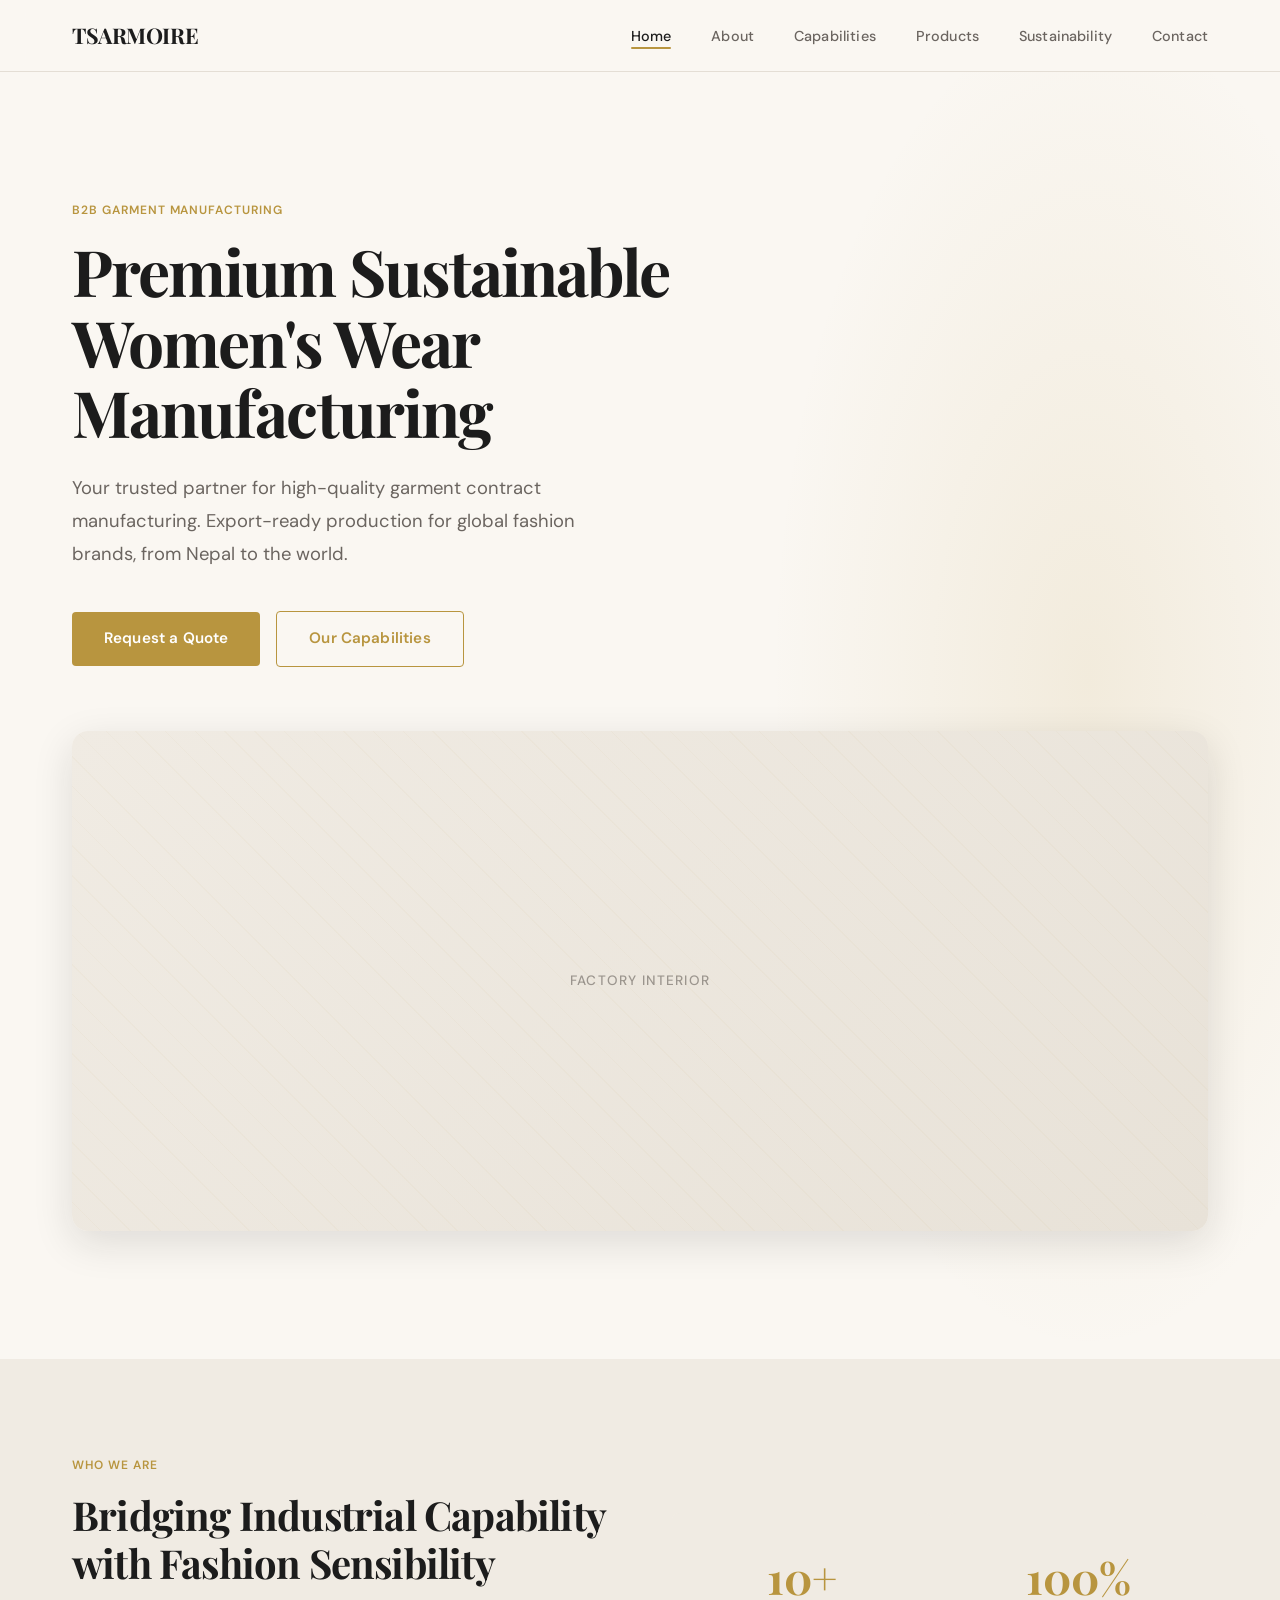
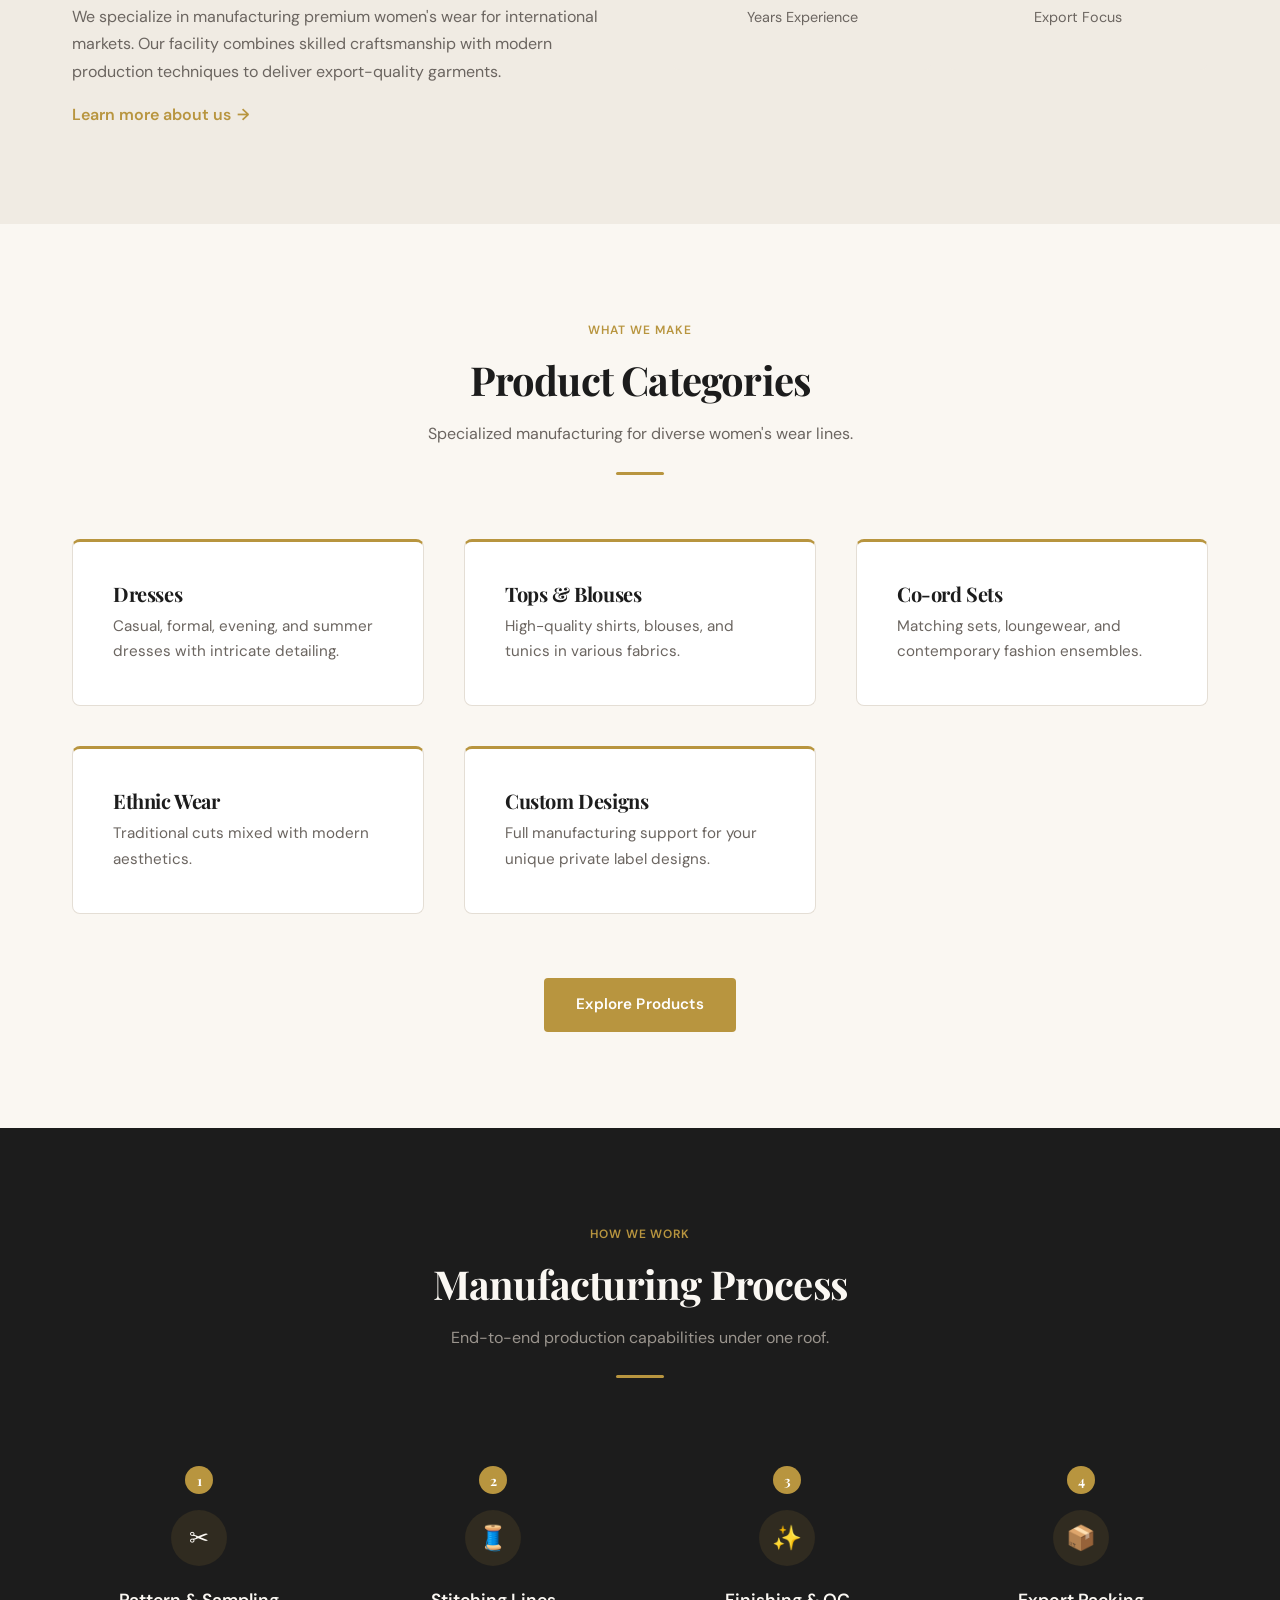
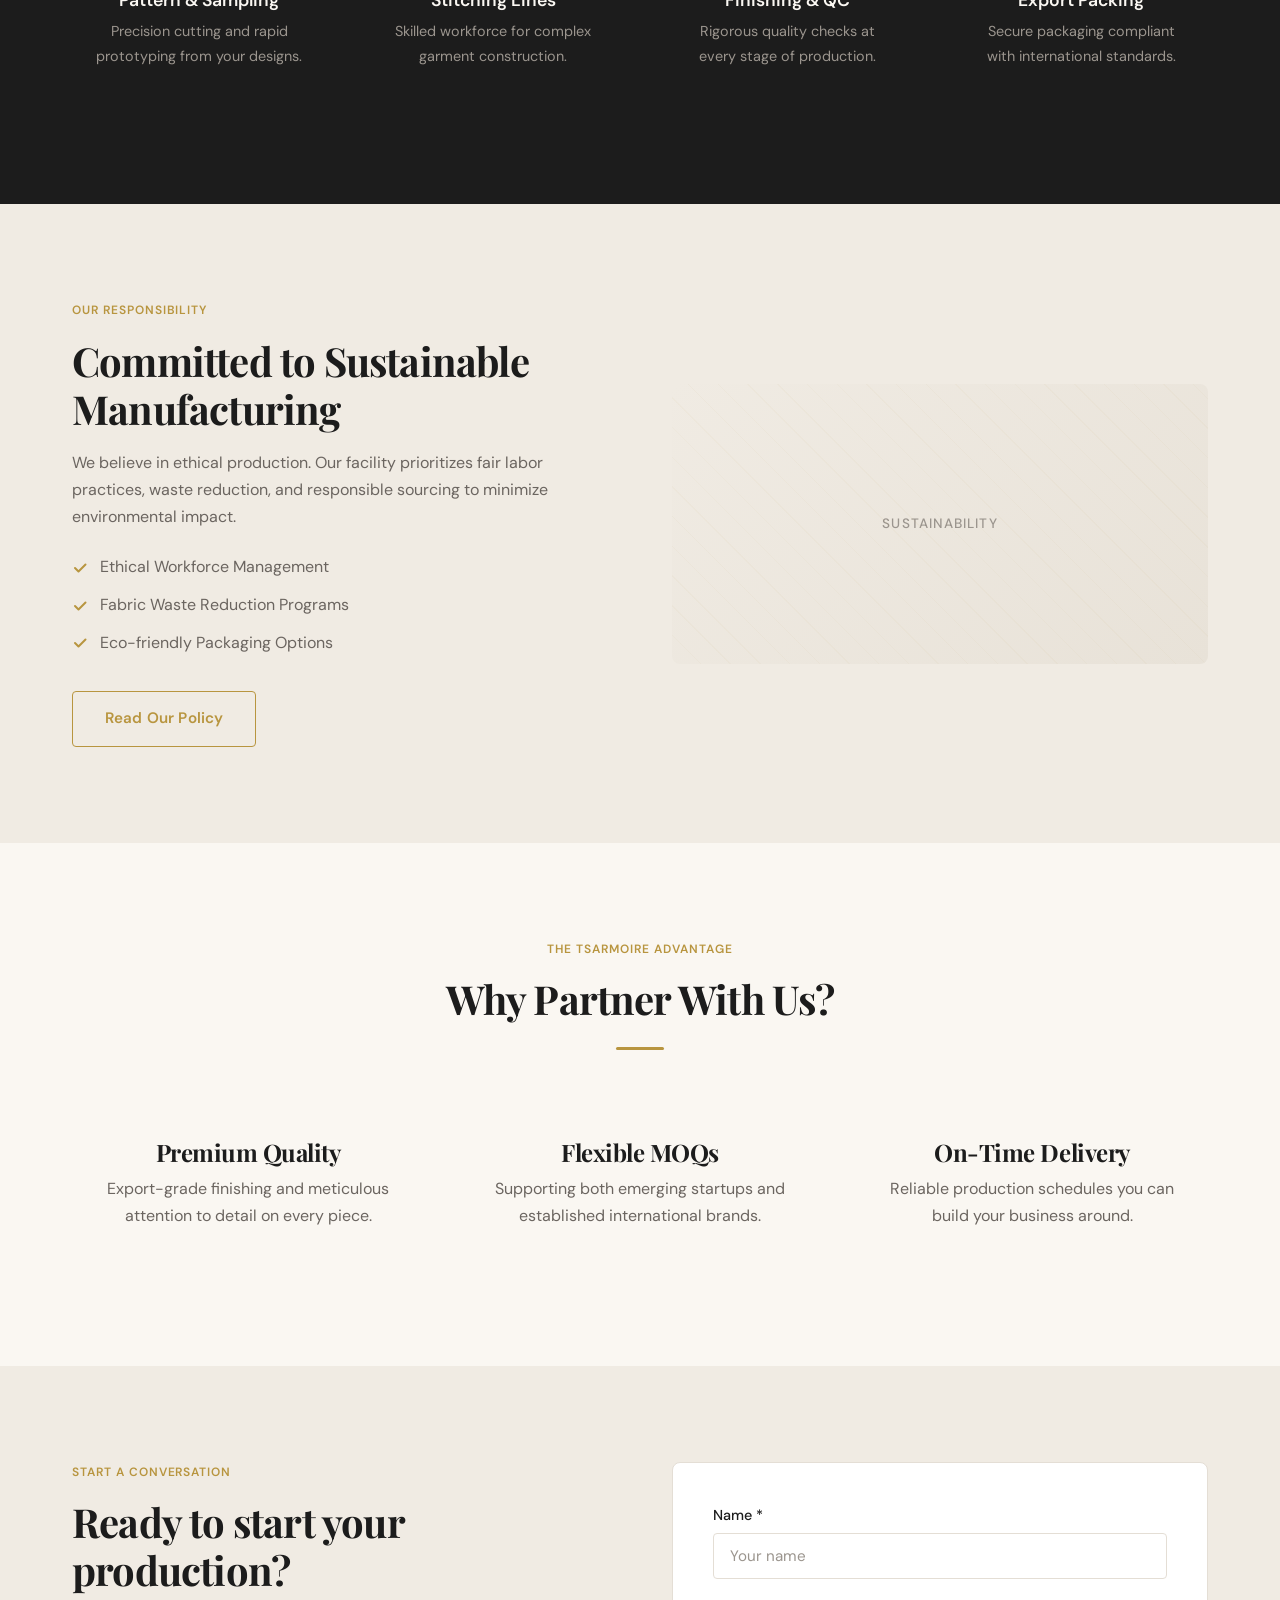
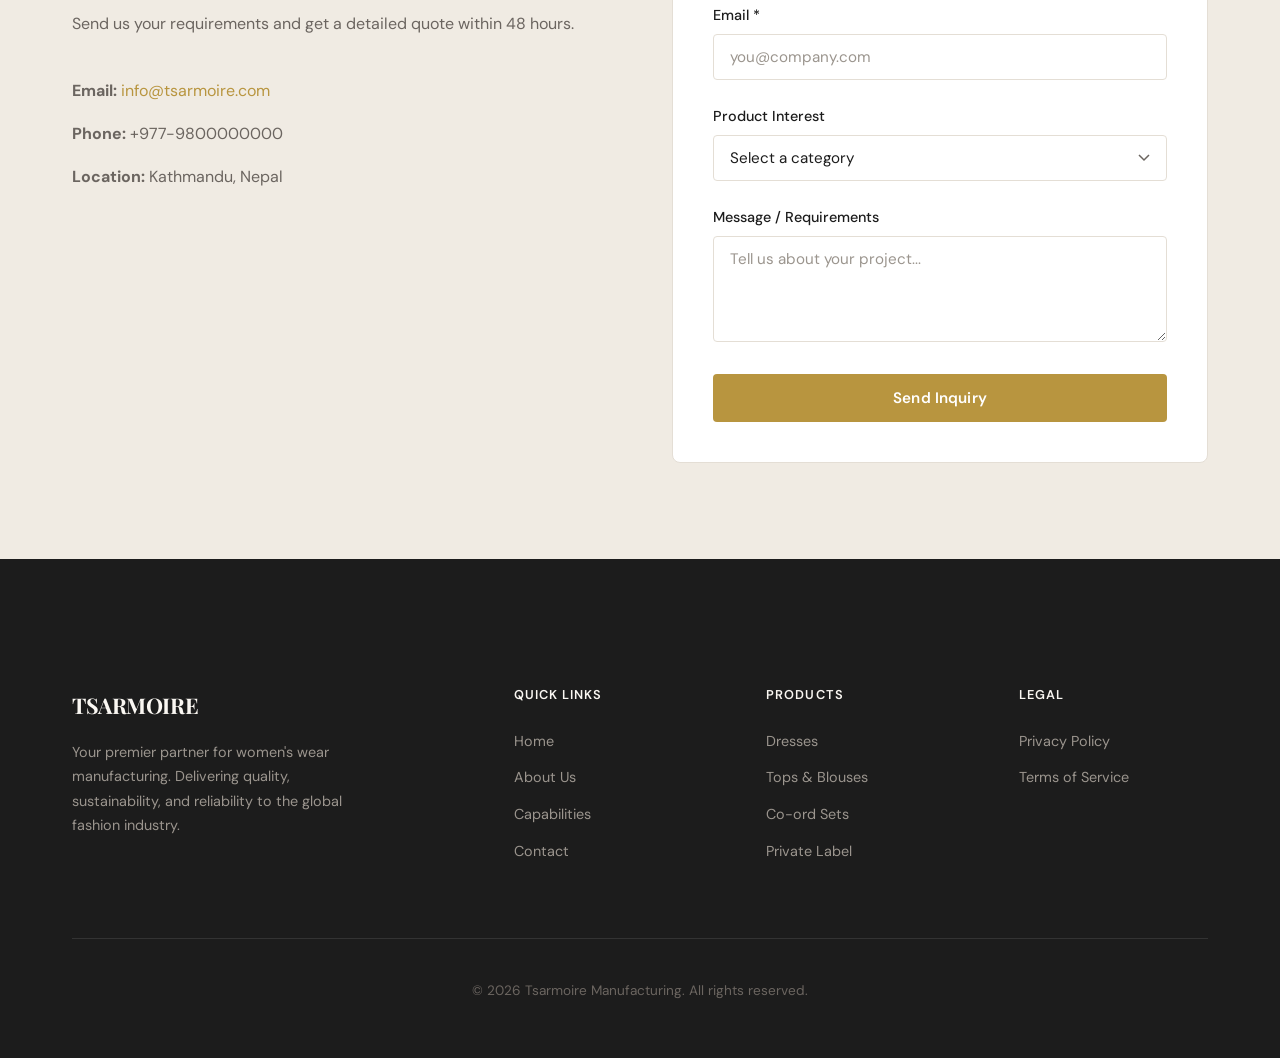
<file: index.html>
<!DOCTYPE html>
<html lang="en">

<head>
    <meta charset="UTF-8">
    <meta name="viewport" content="width=device-width, initial-scale=1.0">
    <meta name="description"
        content="Tsarmoire Manufacturing - Premium sustainable women's wear contract manufacturing from Nepal. Export-ready B2B garment production for global fashion brands.">
    <meta name="keywords" content="garment manufacturing, women's wear, B2B, contract manufacturing, Nepal, sustainable fashion, private label">
    <meta property="og:title" content="Tsarmoire Manufacturing | Premium Women Wear">
    <meta property="og:description" content="Your trusted B2B partner for high-quality women's garment contract manufacturing. Export-ready production from Nepal.">
    <meta property="og:type" content="website">
    <meta property="og:url" content="https://tsarmoiremanufacturing.com.np">
    <meta name="twitter:card" content="summary_large_image">
    <link rel="canonical" href="https://tsarmoiremanufacturing.com.np/">
    <title>Tsarmoire Manufacturing | Premium Women Wear</title>
    <!-- Fonts -->
    <link rel="preconnect" href="https://fonts.googleapis.com">
    <link rel="preconnect" href="https://fonts.gstatic.com" crossorigin>
    <link href="https://fonts.googleapis.com/css2?family=DM+Sans:wght@400;500;600;700&family=Playfair+Display:wght@400;600;700&display=swap" rel="stylesheet">
    <!-- Styles -->
    <link rel="stylesheet" href="assets/css/styles.css">
</head>

<body>

    <a href="#main" class="skip-link">Skip to main content</a>

    <!-- Header -->
    <header role="banner">
        <div class="container nav-container">
            <a href="index.html" class="logo">Tsarmoire</a>
            <button class="hamburger" aria-label="Toggle navigation menu" aria-expanded="false">
                <span class="bar"></span>
                <span class="bar"></span>
                <span class="bar"></span>
            </button>
            <nav aria-label="Primary navigation">
                <ul class="nav-links">
                    <li><a href="index.html" class="active">Home</a></li>
                    <li><a href="about.html">About</a></li>
                    <li><a href="capabilities.html">Capabilities</a></li>
                    <li><a href="products.html">Products</a></li>
                    <li><a href="sustainability.html">Sustainability</a></li>
                    <li><a href="contact.html">Contact</a></li>
                </ul>
            </nav>
        </div>
    </header>

    <main id="main">

        <!-- Hero Section -->
        <section class="hero">
            <div class="container">
                <div class="hero-content">
                    <span class="label-text">B2B Garment Manufacturing</span>
                    <h1>Premium Sustainable Women's Wear Manufacturing</h1>
                    <p>Your trusted partner for high-quality garment contract manufacturing. Export-ready production for global fashion brands, from Nepal to the world.</p>
                    <div class="cta-group">
                        <a href="contact.html" class="btn btn-primary">Request a Quote</a>
                        <a href="capabilities.html" class="btn btn-outline">Our Capabilities</a>
                    </div>
                </div>
                <div class="hero-image">
                    <div class="img-placeholder img-placeholder-tall" role="img" aria-label="Interior view of Tsarmoire garment manufacturing facility">
                        Factory Interior
                    </div>
                </div>
            </div>
        </section>

        <!-- About Snapshot -->
        <section class="section-cream" aria-labelledby="about-heading">
            <div class="container">
                <div class="grid-2 align-center reveal">
                    <div>
                        <span class="label-text">Who We Are</span>
                        <h2 id="about-heading">Bridging Industrial Capability with Fashion Sensibility</h2>
                        <p>We specialize in manufacturing premium women's wear for international markets. Our facility combines skilled craftsmanship with modern production techniques to deliver export-quality garments.</p>
                        <a href="about.html" class="link-arrow">Learn more about us</a>
                    </div>
                    <div class="grid-2" style="gap: var(--space-sm);">
                        <div class="stat-item">
                            <span class="stat-number">10+</span>
                            <p>Years Experience</p>
                        </div>
                        <div class="stat-item">
                            <span class="stat-number">100%</span>
                            <p>Export Focus</p>
                        </div>
                    </div>
                </div>
            </div>
        </section>

        <!-- Product Categories -->
        <section aria-labelledby="products-heading">
            <div class="container">
                <div class="text-center reveal">
                    <span class="label-text">What We Make</span>
                    <h2 id="products-heading">Product Categories</h2>
                    <p>Specialized manufacturing for diverse women's wear lines.</p>
                    <div class="divider divider-center"></div>
                </div>
                <div class="grid-3 reveal reveal-stagger" style="margin-top: var(--space-xl);">
                    <div class="card card-accent">
                        <h3>Dresses</h3>
                        <p>Casual, formal, evening, and summer dresses with intricate detailing.</p>
                    </div>
                    <div class="card card-accent">
                        <h3>Tops &amp; Blouses</h3>
                        <p>High-quality shirts, blouses, and tunics in various fabrics.</p>
                    </div>
                    <div class="card card-accent">
                        <h3>Co-ord Sets</h3>
                        <p>Matching sets, loungewear, and contemporary fashion ensembles.</p>
                    </div>
                    <div class="card card-accent">
                        <h3>Ethnic Wear</h3>
                        <p>Traditional cuts mixed with modern aesthetics.</p>
                    </div>
                    <div class="card card-accent">
                        <h3>Custom Designs</h3>
                        <p>Full manufacturing support for your unique private label designs.</p>
                    </div>
                </div>
                <div class="text-center" style="margin-top: var(--space-xl);">
                    <a href="products.html" class="btn btn-primary">Explore Products</a>
                </div>
            </div>
        </section>

        <!-- Manufacturing Process -->
        <section class="section-dark" aria-labelledby="process-heading">
            <div class="container">
                <div class="text-center reveal">
                    <span class="label-text" style="color: var(--color-gold);">How We Work</span>
                    <h2 id="process-heading">Manufacturing Process</h2>
                    <p>End-to-end production capabilities under one roof.</p>
                    <div class="divider divider-center"></div>
                </div>
                <div class="grid-4 reveal reveal-stagger" style="margin-top: var(--space-xl);">
                    <div class="process-step">
                        <span class="step-number">1</span>
                        <div class="process-icon" aria-hidden="true">&#9986;</div>
                        <h4>Pattern &amp; Sampling</h4>
                        <p>Precision cutting and rapid prototyping from your designs.</p>
                    </div>
                    <div class="process-step">
                        <span class="step-number">2</span>
                        <div class="process-icon" aria-hidden="true">&#129525;</div>
                        <h4>Stitching Lines</h4>
                        <p>Skilled workforce for complex garment construction.</p>
                    </div>
                    <div class="process-step">
                        <span class="step-number">3</span>
                        <div class="process-icon" aria-hidden="true">&#10024;</div>
                        <h4>Finishing &amp; QC</h4>
                        <p>Rigorous quality checks at every stage of production.</p>
                    </div>
                    <div class="process-step">
                        <span class="step-number">4</span>
                        <div class="process-icon" aria-hidden="true">&#128230;</div>
                        <h4>Export Packing</h4>
                        <p>Secure packaging compliant with international standards.</p>
                    </div>
                </div>
            </div>
        </section>

        <!-- Sustainability -->
        <section class="section-cream" aria-labelledby="sustainability-heading">
            <div class="container">
                <div class="grid-2 align-center reveal">
                    <div>
                        <span class="label-text">Our Responsibility</span>
                        <h2 id="sustainability-heading">Committed to Sustainable Manufacturing</h2>
                        <p>We believe in ethical production. Our facility prioritizes fair labor practices, waste reduction, and responsible sourcing to minimize environmental impact.</p>
                        <ul class="check-list">
                            <li>Ethical Workforce Management</li>
                            <li>Fabric Waste Reduction Programs</li>
                            <li>Eco-friendly Packaging Options</li>
                        </ul>
                        <a href="sustainability.html" class="btn btn-outline" style="margin-top: var(--space-md);">Read Our Policy</a>
                    </div>
                    <div class="img-placeholder img-placeholder-sm" style="border-radius: var(--radius-md);" role="img" aria-label="Sustainable manufacturing practices at Tsarmoire">
                        Sustainability
                    </div>
                </div>
            </div>
        </section>

        <!-- Why Choose Us -->
        <section aria-labelledby="why-heading">
            <div class="container text-center">
                <div class="reveal">
                    <span class="label-text">The Tsarmoire Advantage</span>
                    <h2 id="why-heading">Why Partner With Us?</h2>
                    <div class="divider divider-center"></div>
                </div>
                <div class="grid-3 reveal reveal-stagger" style="margin-top: var(--space-xl);">
                    <div class="card-transparent">
                        <h3>Premium Quality</h3>
                        <p>Export-grade finishing and meticulous attention to detail on every piece.</p>
                    </div>
                    <div class="card-transparent">
                        <h3>Flexible MOQs</h3>
                        <p>Supporting both emerging startups and established international brands.</p>
                    </div>
                    <div class="card-transparent">
                        <h3>On-Time Delivery</h3>
                        <p>Reliable production schedules you can build your business around.</p>
                    </div>
                </div>
            </div>
        </section>

        <!-- Inquiry Section -->
        <section class="section-cream" id="contact" aria-labelledby="inquiry-heading">
            <div class="container">
                <div class="grid-2">
                    <div class="reveal">
                        <span class="label-text">Start a Conversation</span>
                        <h2 id="inquiry-heading">Ready to start your production?</h2>
                        <p>Send us your requirements and get a detailed quote within 48 hours.</p>
                        <div style="margin-top: var(--space-lg);">
                            <p><strong>Email:</strong> <a href="mailto:info@tsarmoire.com" style="color: var(--color-gold);">info@tsarmoire.com</a></p>
                            <p><strong>Phone:</strong> +977-9800000000</p>
                            <p><strong>Location:</strong> Kathmandu, Nepal</p>
                        </div>
                    </div>
                    <form class="card reveal" id="inquiry-form" novalidate>
                        <div class="form-group">
                            <label for="name">Name <span aria-hidden="true">*</span></label>
                            <input type="text" id="name" name="name" placeholder="Your name" required>
                            <span class="form-error" id="name-error">Please enter your name.</span>
                        </div>
                        <div class="form-group">
                            <label for="email">Email <span aria-hidden="true">*</span></label>
                            <input type="email" id="email" name="email" placeholder="you@company.com" required>
                            <span class="form-error" id="email-error">Please enter a valid email address.</span>
                        </div>
                        <div class="form-group">
                            <label for="product">Product Interest</label>
                            <select id="product" name="product">
                                <option value="">Select a category</option>
                                <option value="dresses">Dresses</option>
                                <option value="tops">Tops &amp; Blouses</option>
                                <option value="coords">Co-ord Sets</option>
                                <option value="ethnic">Ethnic Wear</option>
                                <option value="custom">Custom Design</option>
                            </select>
                        </div>
                        <div class="form-group">
                            <label for="message">Message / Requirements</label>
                            <textarea id="message" name="message" rows="4" placeholder="Tell us about your project..."></textarea>
                        </div>
                        <button type="submit" class="btn btn-primary" style="width: 100%;">Send Inquiry</button>
                        <div class="form-success" id="inquiry-success">Thank you! Your inquiry has been received. We'll respond within 48 hours.</div>
                    </form>
                </div>
            </div>
        </section>

    </main>

    <!-- Footer -->
    <footer role="contentinfo">
        <div class="container">
            <div class="footer-grid">
                <div class="footer-info">
                    <a href="index.html" class="logo">Tsarmoire</a>
                    <p>Your premier partner for women's wear manufacturing. Delivering quality, sustainability, and reliability to the global fashion industry.</p>
                </div>
                <div class="footer-col">
                    <h4>Quick Links</h4>
                    <ul class="footer-links">
                        <li><a href="index.html">Home</a></li>
                        <li><a href="about.html">About Us</a></li>
                        <li><a href="capabilities.html">Capabilities</a></li>
                        <li><a href="contact.html">Contact</a></li>
                    </ul>
                </div>
                <div class="footer-col">
                    <h4>Products</h4>
                    <ul class="footer-links">
                        <li><a href="products.html">Dresses</a></li>
                        <li><a href="products.html">Tops &amp; Blouses</a></li>
                        <li><a href="products.html">Co-ord Sets</a></li>
                        <li><a href="products.html">Private Label</a></li>
                    </ul>
                </div>
                <div class="footer-col">
                    <h4>Legal</h4>
                    <ul class="footer-links">
                        <li><a href="#">Privacy Policy</a></li>
                        <li><a href="#">Terms of Service</a></li>
                    </ul>
                </div>
            </div>
            <div class="copyright">
                <p>&copy; 2026 Tsarmoire Manufacturing. All rights reserved.</p>
            </div>
        </div>
    </footer>

    <script src="assets/js/main.js"></script>
</body>

</html>
</file>
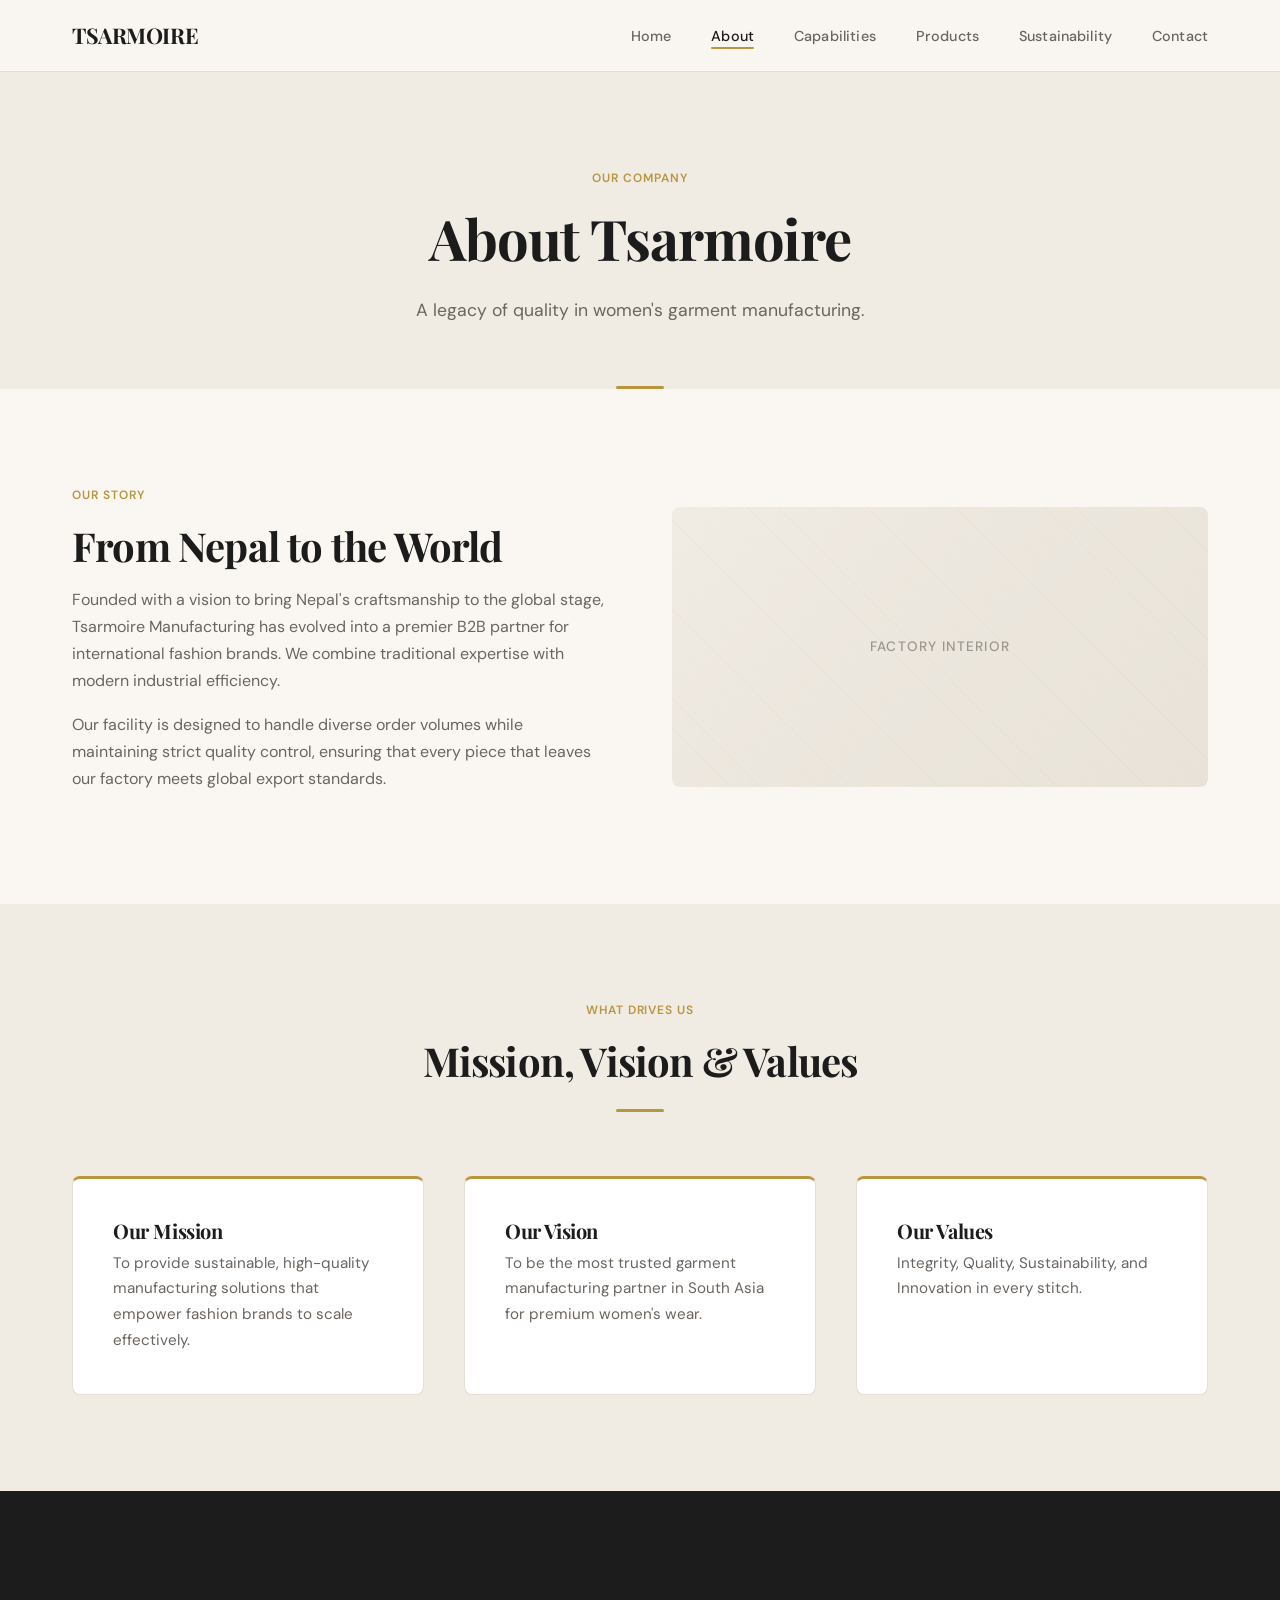
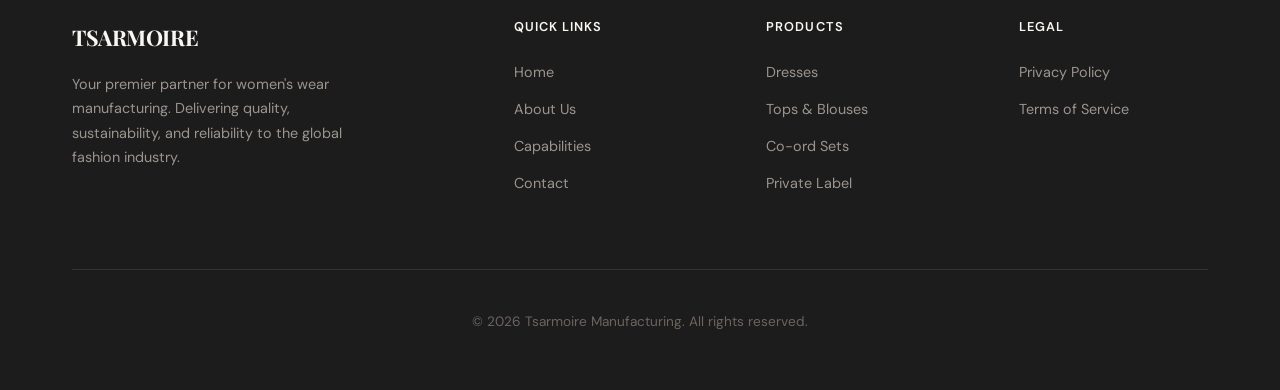
<file: about.html>
<!DOCTYPE html>
<html lang="en">

<head>
    <meta charset="UTF-8">
    <meta name="viewport" content="width=device-width, initial-scale=1.0">
    <meta name="description" content="Learn about Tsarmoire Manufacturing - our story, mission, vision, and values. A legacy of quality in premium women's garment manufacturing from Nepal.">
    <meta property="og:title" content="About Us | Tsarmoire Manufacturing">
    <meta property="og:description" content="Founded to bring Nepal's craftsmanship to the global stage. Premier B2B partner for international fashion brands.">
    <meta property="og:type" content="website">
    <link rel="canonical" href="https://tsarmoiremanufacturing.com.np/about.html">
    <title>About Us | Tsarmoire Manufacturing</title>
    <link rel="preconnect" href="https://fonts.googleapis.com">
    <link rel="preconnect" href="https://fonts.gstatic.com" crossorigin>
    <link href="https://fonts.googleapis.com/css2?family=DM+Sans:wght@400;500;600;700&family=Playfair+Display:wght@400;600;700&display=swap" rel="stylesheet">
    <link rel="stylesheet" href="assets/css/styles.css">
</head>

<body>

    <a href="#main" class="skip-link">Skip to main content</a>

    <!-- Header -->
    <header role="banner">
        <div class="container nav-container">
            <a href="index.html" class="logo">Tsarmoire</a>
            <button class="hamburger" aria-label="Toggle navigation menu" aria-expanded="false">
                <span class="bar"></span>
                <span class="bar"></span>
                <span class="bar"></span>
            </button>
            <nav aria-label="Primary navigation">
                <ul class="nav-links">
                    <li><a href="index.html">Home</a></li>
                    <li><a href="about.html" class="active">About</a></li>
                    <li><a href="capabilities.html">Capabilities</a></li>
                    <li><a href="products.html">Products</a></li>
                    <li><a href="sustainability.html">Sustainability</a></li>
                    <li><a href="contact.html">Contact</a></li>
                </ul>
            </nav>
        </div>
    </header>

    <main id="main">

        <!-- Page Header -->
        <section class="page-header">
            <div class="container">
                <span class="label-text">Our Company</span>
                <h1>About Tsarmoire</h1>
                <p>A legacy of quality in women's garment manufacturing.</p>
            </div>
        </section>

        <!-- Our Story -->
        <section aria-labelledby="story-heading">
            <div class="container">
                <div class="grid-2 align-center reveal">
                    <div>
                        <span class="label-text">Our Story</span>
                        <h2 id="story-heading">From Nepal to the World</h2>
                        <p>Founded with a vision to bring Nepal's craftsmanship to the global stage, Tsarmoire Manufacturing has evolved into a premier B2B partner for international fashion brands. We combine traditional expertise with modern industrial efficiency.</p>
                        <p>Our facility is designed to handle diverse order volumes while maintaining strict quality control, ensuring that every piece that leaves our factory meets global export standards.</p>
                    </div>
                    <div class="img-placeholder img-placeholder-sm" style="border-radius: var(--radius-md);" role="img" aria-label="Tsarmoire manufacturing facility">
                        Factory Interior
                    </div>
                </div>
            </div>
        </section>

        <!-- Mission, Vision, Values -->
        <section class="section-cream" aria-labelledby="values-heading">
            <div class="container">
                <div class="text-center reveal">
                    <span class="label-text">What Drives Us</span>
                    <h2 id="values-heading">Mission, Vision &amp; Values</h2>
                    <div class="divider divider-center"></div>
                </div>
                <div class="grid-3 reveal reveal-stagger" style="margin-top: var(--space-xl);">
                    <div class="card card-accent">
                        <h3>Our Mission</h3>
                        <p>To provide sustainable, high-quality manufacturing solutions that empower fashion brands to scale effectively.</p>
                    </div>
                    <div class="card card-accent">
                        <h3>Our Vision</h3>
                        <p>To be the most trusted garment manufacturing partner in South Asia for premium women's wear.</p>
                    </div>
                    <div class="card card-accent">
                        <h3>Our Values</h3>
                        <p>Integrity, Quality, Sustainability, and Innovation in every stitch.</p>
                    </div>
                </div>
            </div>
        </section>

    </main>

    <!-- Footer -->
    <footer role="contentinfo">
        <div class="container">
            <div class="footer-grid">
                <div class="footer-info">
                    <a href="index.html" class="logo">Tsarmoire</a>
                    <p>Your premier partner for women's wear manufacturing. Delivering quality, sustainability, and reliability to the global fashion industry.</p>
                </div>
                <div class="footer-col">
                    <h4>Quick Links</h4>
                    <ul class="footer-links">
                        <li><a href="index.html">Home</a></li>
                        <li><a href="about.html">About Us</a></li>
                        <li><a href="capabilities.html">Capabilities</a></li>
                        <li><a href="contact.html">Contact</a></li>
                    </ul>
                </div>
                <div class="footer-col">
                    <h4>Products</h4>
                    <ul class="footer-links">
                        <li><a href="products.html">Dresses</a></li>
                        <li><a href="products.html">Tops &amp; Blouses</a></li>
                        <li><a href="products.html">Co-ord Sets</a></li>
                        <li><a href="products.html">Private Label</a></li>
                    </ul>
                </div>
                <div class="footer-col">
                    <h4>Legal</h4>
                    <ul class="footer-links">
                        <li><a href="#">Privacy Policy</a></li>
                        <li><a href="#">Terms of Service</a></li>
                    </ul>
                </div>
            </div>
            <div class="copyright">
                <p>&copy; 2026 Tsarmoire Manufacturing. All rights reserved.</p>
            </div>
        </div>
    </footer>

    <script src="assets/js/main.js"></script>
</body>

</html>
</file>
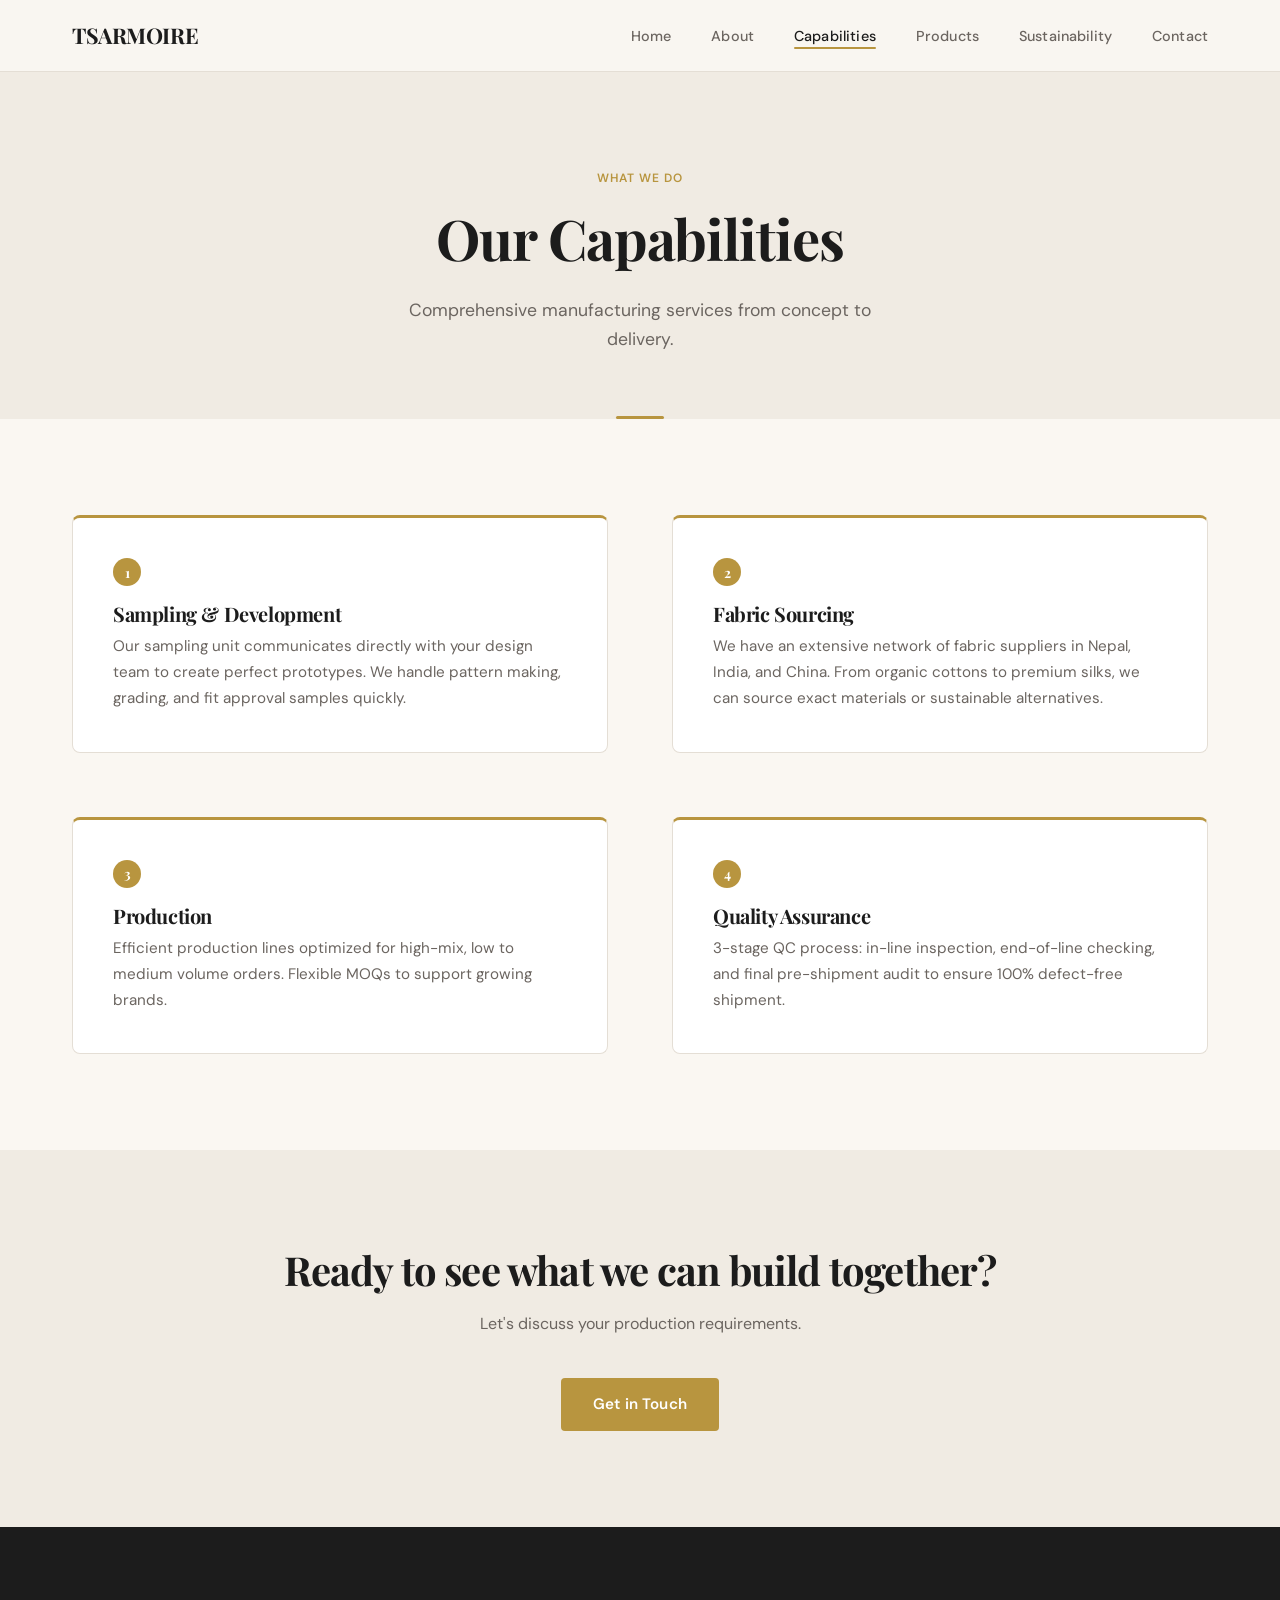
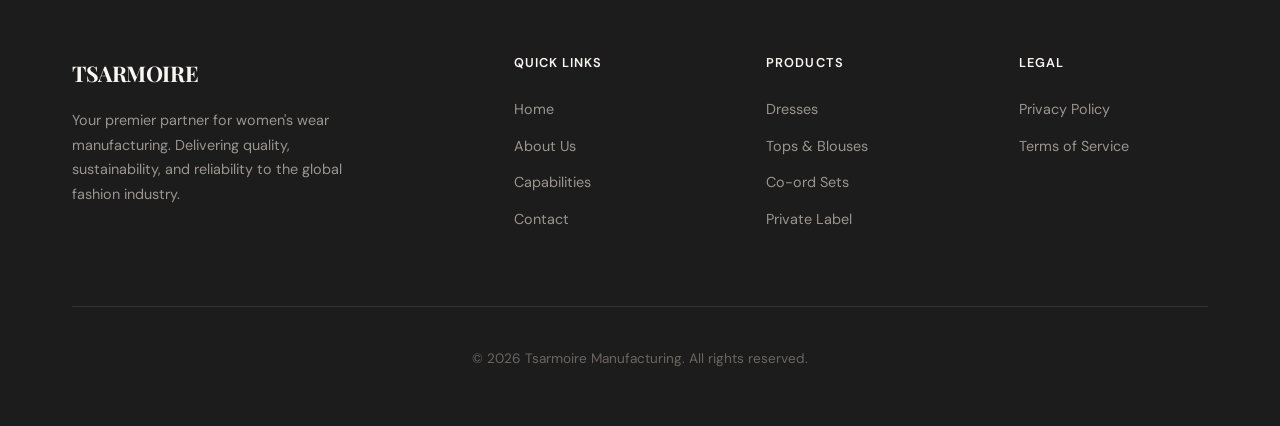
<file: capabilities.html>
<!DOCTYPE html>
<html lang="en">

<head>
    <meta charset="UTF-8">
    <meta name="viewport" content="width=device-width, initial-scale=1.0">
    <meta name="description" content="Explore Tsarmoire Manufacturing's capabilities - sampling, fabric sourcing, production, and quality assurance. Comprehensive garment manufacturing from concept to delivery.">
    <meta property="og:title" content="Capabilities | Tsarmoire Manufacturing">
    <meta property="og:description" content="Comprehensive manufacturing services from concept to delivery. Sampling, fabric sourcing, production, and quality assurance.">
    <meta property="og:type" content="website">
    <link rel="canonical" href="https://tsarmoiremanufacturing.com.np/capabilities.html">
    <title>Capabilities | Tsarmoire Manufacturing</title>
    <link rel="preconnect" href="https://fonts.googleapis.com">
    <link rel="preconnect" href="https://fonts.gstatic.com" crossorigin>
    <link href="https://fonts.googleapis.com/css2?family=DM+Sans:wght@400;500;600;700&family=Playfair+Display:wght@400;600;700&display=swap" rel="stylesheet">
    <link rel="stylesheet" href="assets/css/styles.css">
</head>

<body>

    <a href="#main" class="skip-link">Skip to main content</a>

    <!-- Header -->
    <header role="banner">
        <div class="container nav-container">
            <a href="index.html" class="logo">Tsarmoire</a>
            <button class="hamburger" aria-label="Toggle navigation menu" aria-expanded="false">
                <span class="bar"></span>
                <span class="bar"></span>
                <span class="bar"></span>
            </button>
            <nav aria-label="Primary navigation">
                <ul class="nav-links">
                    <li><a href="index.html">Home</a></li>
                    <li><a href="about.html">About</a></li>
                    <li><a href="capabilities.html" class="active">Capabilities</a></li>
                    <li><a href="products.html">Products</a></li>
                    <li><a href="sustainability.html">Sustainability</a></li>
                    <li><a href="contact.html">Contact</a></li>
                </ul>
            </nav>
        </div>
    </header>

    <main id="main">

        <!-- Page Header -->
        <section class="page-header">
            <div class="container">
                <span class="label-text">What We Do</span>
                <h1>Our Capabilities</h1>
                <p>Comprehensive manufacturing services from concept to delivery.</p>
            </div>
        </section>

        <!-- Capabilities Grid -->
        <section aria-labelledby="capabilities-heading">
            <div class="container">
                <div class="grid-2 reveal reveal-stagger">
                    <div class="card card-accent">
                        <span class="step-number">1</span>
                        <h3>Sampling &amp; Development</h3>
                        <p>Our sampling unit communicates directly with your design team to create perfect prototypes. We handle pattern making, grading, and fit approval samples quickly.</p>
                    </div>
                    <div class="card card-accent">
                        <span class="step-number">2</span>
                        <h3>Fabric Sourcing</h3>
                        <p>We have an extensive network of fabric suppliers in Nepal, India, and China. From organic cottons to premium silks, we can source exact materials or sustainable alternatives.</p>
                    </div>
                    <div class="card card-accent">
                        <span class="step-number">3</span>
                        <h3>Production</h3>
                        <p>Efficient production lines optimized for high-mix, low to medium volume orders. Flexible MOQs to support growing brands.</p>
                    </div>
                    <div class="card card-accent">
                        <span class="step-number">4</span>
                        <h3>Quality Assurance</h3>
                        <p>3-stage QC process: in-line inspection, end-of-line checking, and final pre-shipment audit to ensure 100% defect-free shipment.</p>
                    </div>
                </div>
            </div>
        </section>

        <!-- CTA -->
        <section class="section-cream">
            <div class="container text-center reveal">
                <h2>Ready to see what we can build together?</h2>
                <p>Let's discuss your production requirements.</p>
                <a href="contact.html" class="btn btn-primary" style="margin-top: var(--space-md);">Get in Touch</a>
            </div>
        </section>

    </main>

    <!-- Footer -->
    <footer role="contentinfo">
        <div class="container">
            <div class="footer-grid">
                <div class="footer-info">
                    <a href="index.html" class="logo">Tsarmoire</a>
                    <p>Your premier partner for women's wear manufacturing. Delivering quality, sustainability, and reliability to the global fashion industry.</p>
                </div>
                <div class="footer-col">
                    <h4>Quick Links</h4>
                    <ul class="footer-links">
                        <li><a href="index.html">Home</a></li>
                        <li><a href="about.html">About Us</a></li>
                        <li><a href="capabilities.html">Capabilities</a></li>
                        <li><a href="contact.html">Contact</a></li>
                    </ul>
                </div>
                <div class="footer-col">
                    <h4>Products</h4>
                    <ul class="footer-links">
                        <li><a href="products.html">Dresses</a></li>
                        <li><a href="products.html">Tops &amp; Blouses</a></li>
                        <li><a href="products.html">Co-ord Sets</a></li>
                        <li><a href="products.html">Private Label</a></li>
                    </ul>
                </div>
                <div class="footer-col">
                    <h4>Legal</h4>
                    <ul class="footer-links">
                        <li><a href="#">Privacy Policy</a></li>
                        <li><a href="#">Terms of Service</a></li>
                    </ul>
                </div>
            </div>
            <div class="copyright">
                <p>&copy; 2026 Tsarmoire Manufacturing. All rights reserved.</p>
            </div>
        </div>
    </footer>

    <script src="assets/js/main.js"></script>
</body>

</html>
</file>
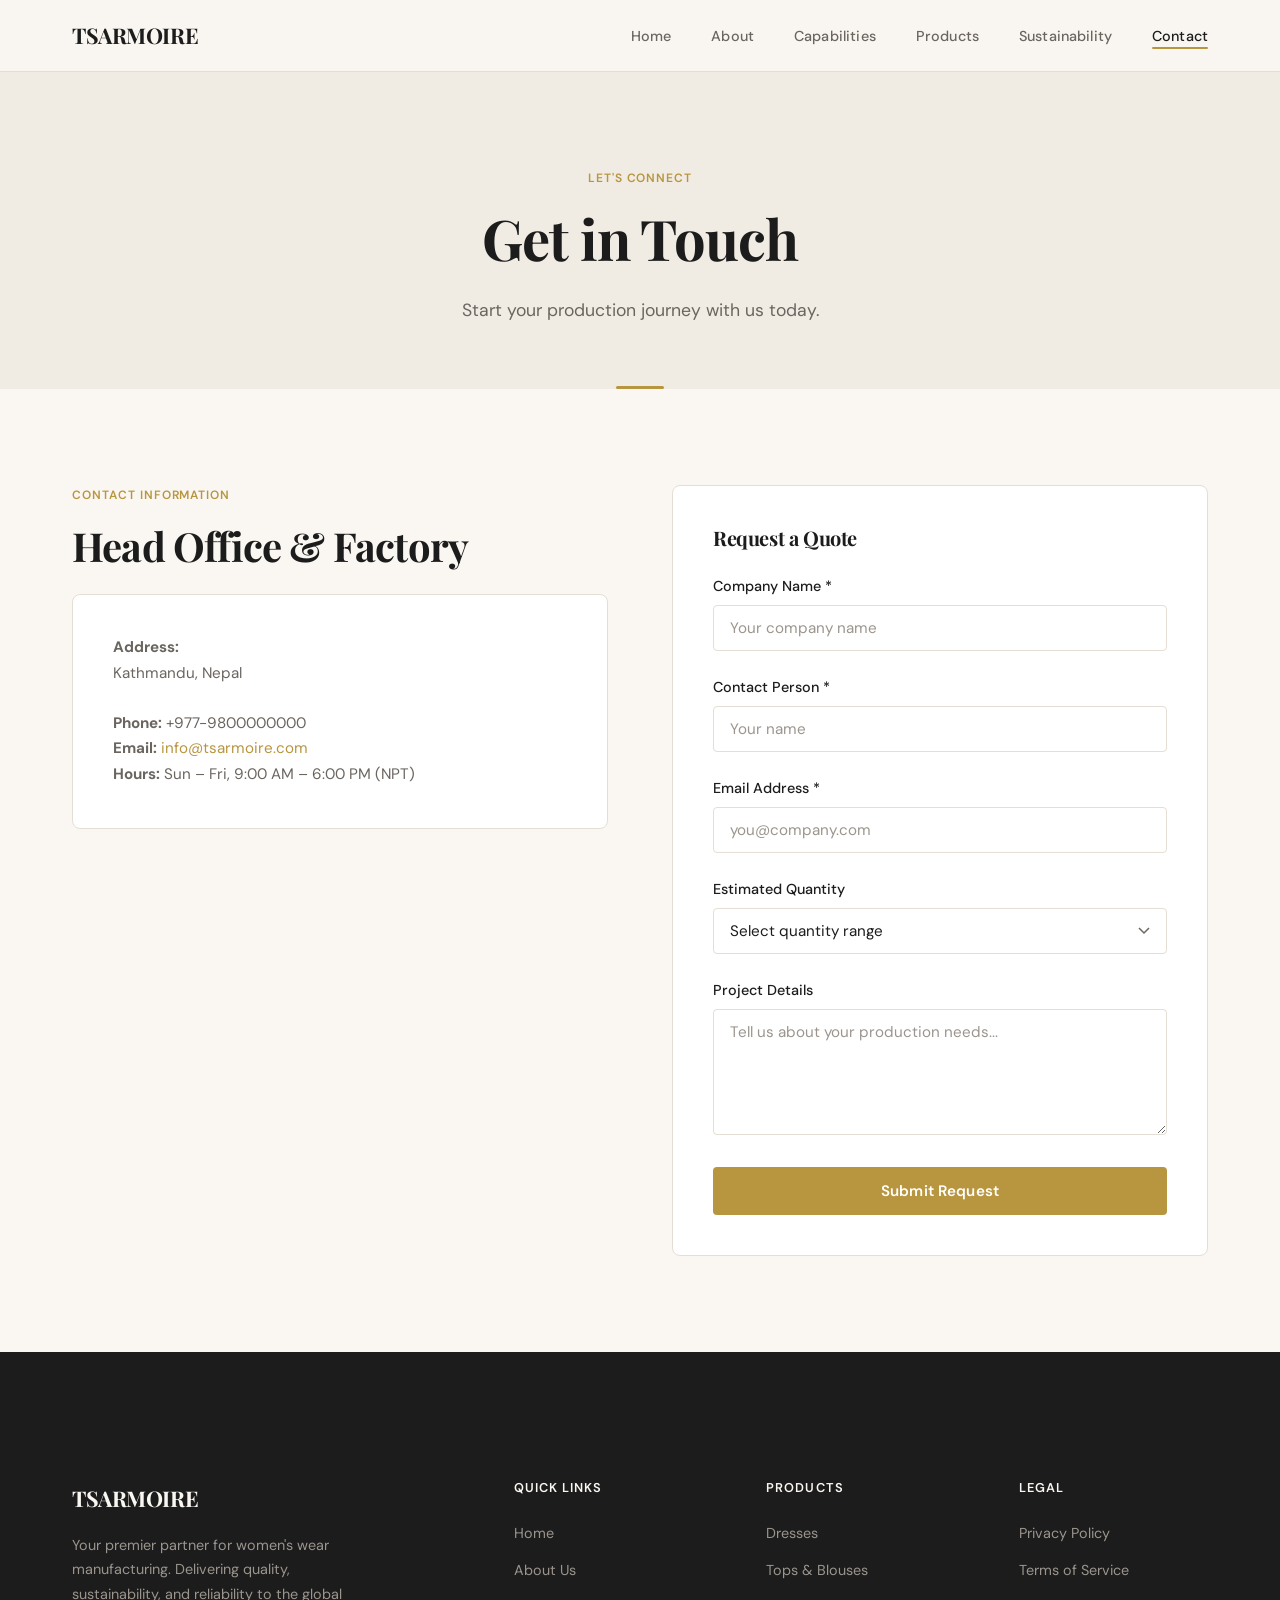
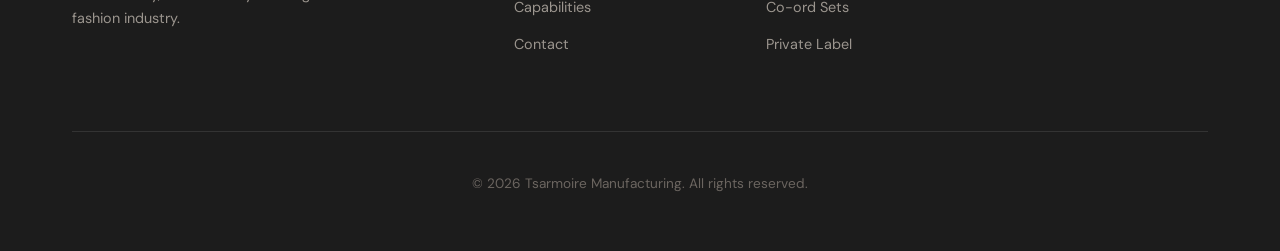
<file: contact.html>
<!DOCTYPE html>
<html lang="en">

<head>
    <meta charset="UTF-8">
    <meta name="viewport" content="width=device-width, initial-scale=1.0">
    <meta name="description" content="Contact Tsarmoire Manufacturing for garment production inquiries. Request a quote for women's wear contract manufacturing from Nepal.">
    <meta property="og:title" content="Contact Us | Tsarmoire Manufacturing">
    <meta property="og:description" content="Start your production journey with us. Request a quote for premium women's wear manufacturing.">
    <meta property="og:type" content="website">
    <link rel="canonical" href="https://tsarmoiremanufacturing.com.np/contact.html">
    <title>Contact Us | Tsarmoire Manufacturing</title>
    <link rel="preconnect" href="https://fonts.googleapis.com">
    <link rel="preconnect" href="https://fonts.gstatic.com" crossorigin>
    <link href="https://fonts.googleapis.com/css2?family=DM+Sans:wght@400;500;600;700&family=Playfair+Display:wght@400;600;700&display=swap" rel="stylesheet">
    <link rel="stylesheet" href="assets/css/styles.css">
</head>

<body>

    <a href="#main" class="skip-link">Skip to main content</a>

    <!-- Header -->
    <header role="banner">
        <div class="container nav-container">
            <a href="index.html" class="logo">Tsarmoire</a>
            <button class="hamburger" aria-label="Toggle navigation menu" aria-expanded="false">
                <span class="bar"></span>
                <span class="bar"></span>
                <span class="bar"></span>
            </button>
            <nav aria-label="Primary navigation">
                <ul class="nav-links">
                    <li><a href="index.html">Home</a></li>
                    <li><a href="about.html">About</a></li>
                    <li><a href="capabilities.html">Capabilities</a></li>
                    <li><a href="products.html">Products</a></li>
                    <li><a href="sustainability.html">Sustainability</a></li>
                    <li><a href="contact.html" class="active">Contact</a></li>
                </ul>
            </nav>
        </div>
    </header>

    <main id="main">

        <!-- Page Header -->
        <section class="page-header">
            <div class="container">
                <span class="label-text">Let's Connect</span>
                <h1>Get in Touch</h1>
                <p>Start your production journey with us today.</p>
            </div>
        </section>

        <!-- Contact Content -->
        <section>
            <div class="container">
                <div class="grid-2">
                    <div class="reveal">
                        <span class="label-text">Contact Information</span>
                        <h2>Head Office &amp; Factory</h2>
                        <div class="card" style="margin-top: var(--space-md);">
                            <p style="margin-bottom: var(--space-md);"><strong>Address:</strong><br>Kathmandu, Nepal</p>
                            <p><strong>Phone:</strong> +977-9800000000</p>
                            <p><strong>Email:</strong> <a href="mailto:info@tsarmoire.com" style="color: var(--color-gold);">info@tsarmoire.com</a></p>
                            <p style="margin-bottom: 0;"><strong>Hours:</strong> Sun &ndash; Fri, 9:00 AM &ndash; 6:00 PM (NPT)</p>
                        </div>
                    </div>
                    <form class="card reveal" id="contact-form" novalidate>
                        <h3 style="margin-bottom: var(--space-md);">Request a Quote</h3>
                        <div class="form-group">
                            <label for="c-name">Company Name <span aria-hidden="true">*</span></label>
                            <input type="text" id="c-name" name="company" placeholder="Your company name" required>
                            <span class="form-error" id="c-name-error">Please enter your company name.</span>
                        </div>
                        <div class="form-group">
                            <label for="c-person">Contact Person <span aria-hidden="true">*</span></label>
                            <input type="text" id="c-person" name="person" placeholder="Your name" required>
                            <span class="form-error" id="c-person-error">Please enter a contact person.</span>
                        </div>
                        <div class="form-group">
                            <label for="c-email">Email Address <span aria-hidden="true">*</span></label>
                            <input type="email" id="c-email" name="email" placeholder="you@company.com" required>
                            <span class="form-error" id="c-email-error">Please enter a valid email address.</span>
                        </div>
                        <div class="form-group">
                            <label for="c-qty">Estimated Quantity</label>
                            <select id="c-qty" name="quantity">
                                <option value="">Select quantity range</option>
                                <option value="<100">Less than 100</option>
                                <option value="100-500">100 &ndash; 500</option>
                                <option value="500-1000">500 &ndash; 1,000</option>
                                <option value="1000+">1,000+</option>
                            </select>
                        </div>
                        <div class="form-group">
                            <label for="c-msg">Project Details</label>
                            <textarea id="c-msg" name="details" rows="5" placeholder="Tell us about your production needs..."></textarea>
                        </div>
                        <button type="submit" class="btn btn-primary" style="width: 100%;">Submit Request</button>
                        <div class="form-success" id="contact-success">Thank you! Your request has been submitted. We'll get back to you within 48 hours.</div>
                    </form>
                </div>
            </div>
        </section>

    </main>

    <!-- Footer -->
    <footer role="contentinfo">
        <div class="container">
            <div class="footer-grid">
                <div class="footer-info">
                    <a href="index.html" class="logo">Tsarmoire</a>
                    <p>Your premier partner for women's wear manufacturing. Delivering quality, sustainability, and reliability to the global fashion industry.</p>
                </div>
                <div class="footer-col">
                    <h4>Quick Links</h4>
                    <ul class="footer-links">
                        <li><a href="index.html">Home</a></li>
                        <li><a href="about.html">About Us</a></li>
                        <li><a href="capabilities.html">Capabilities</a></li>
                        <li><a href="contact.html">Contact</a></li>
                    </ul>
                </div>
                <div class="footer-col">
                    <h4>Products</h4>
                    <ul class="footer-links">
                        <li><a href="products.html">Dresses</a></li>
                        <li><a href="products.html">Tops &amp; Blouses</a></li>
                        <li><a href="products.html">Co-ord Sets</a></li>
                        <li><a href="products.html">Private Label</a></li>
                    </ul>
                </div>
                <div class="footer-col">
                    <h4>Legal</h4>
                    <ul class="footer-links">
                        <li><a href="#">Privacy Policy</a></li>
                        <li><a href="#">Terms of Service</a></li>
                    </ul>
                </div>
            </div>
            <div class="copyright">
                <p>&copy; 2026 Tsarmoire Manufacturing. All rights reserved.</p>
            </div>
        </div>
    </footer>

    <script src="assets/js/main.js"></script>
</body>

</html>
</file>
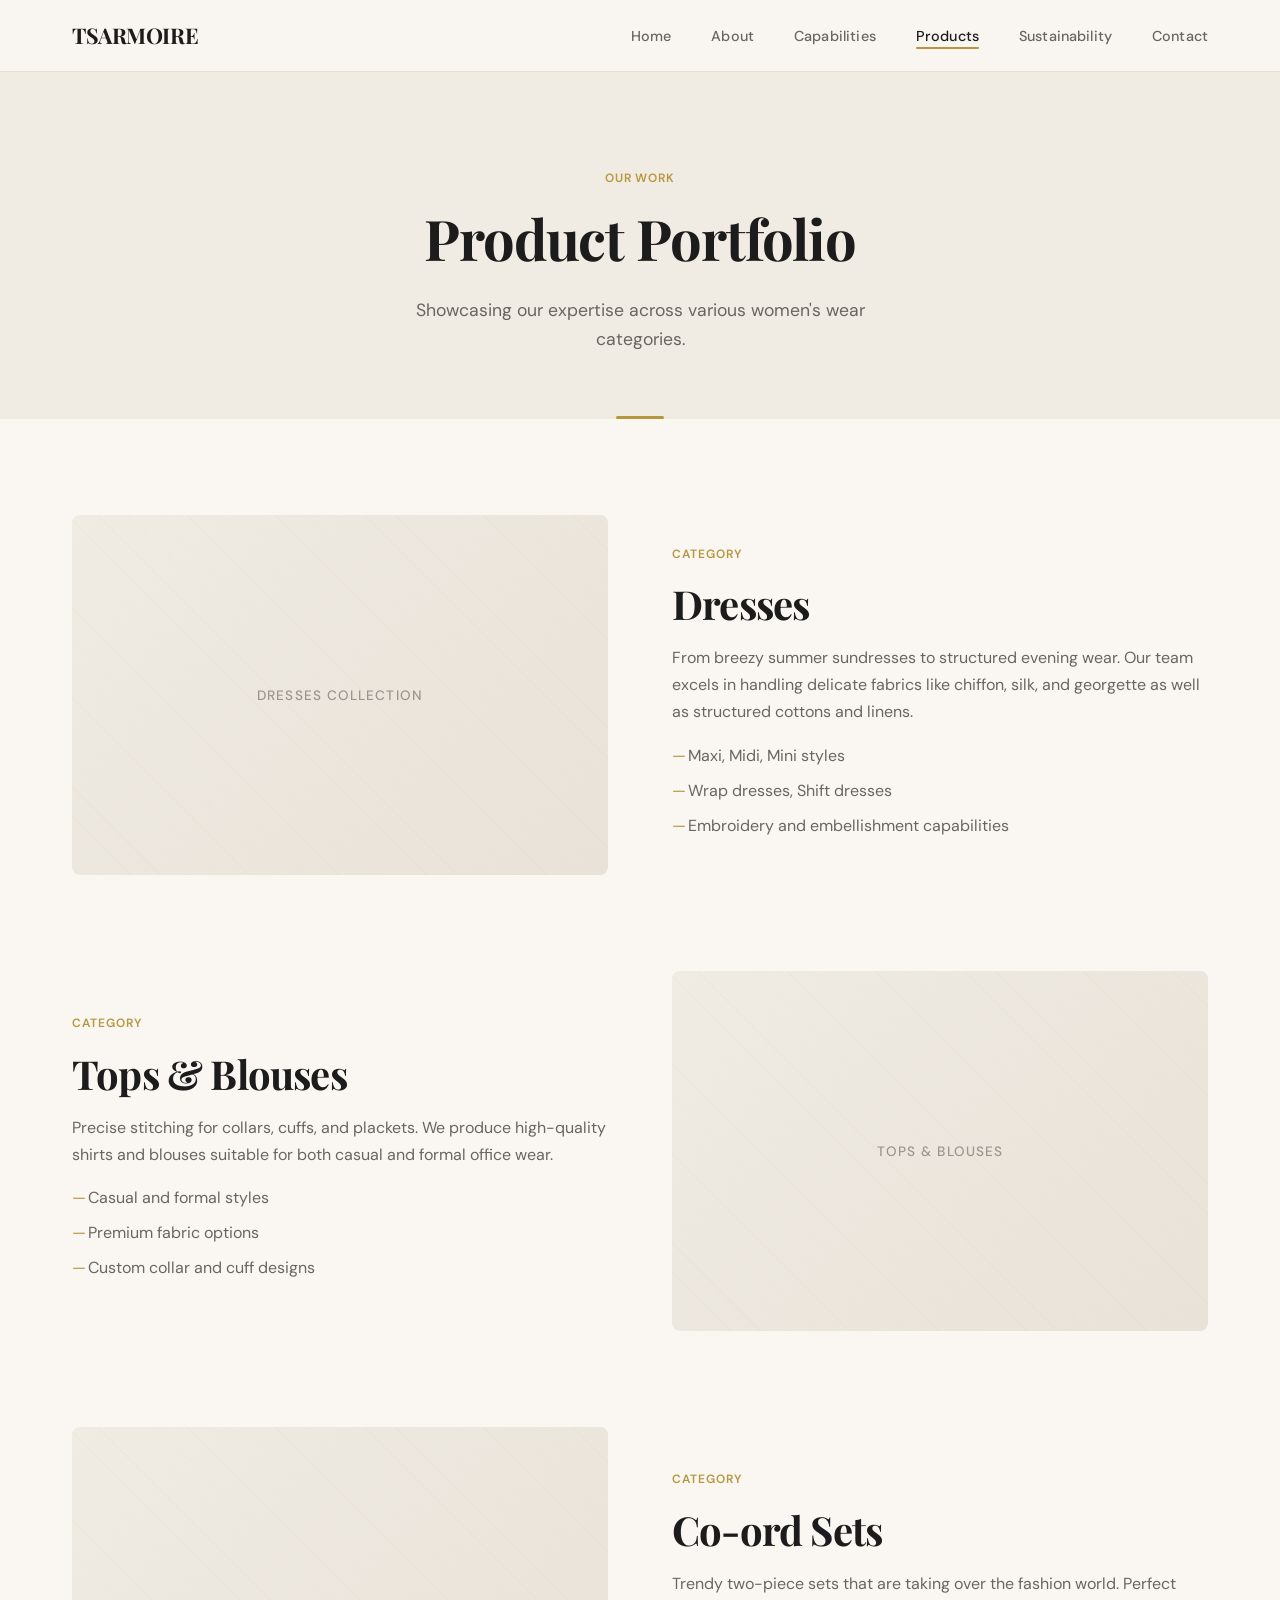
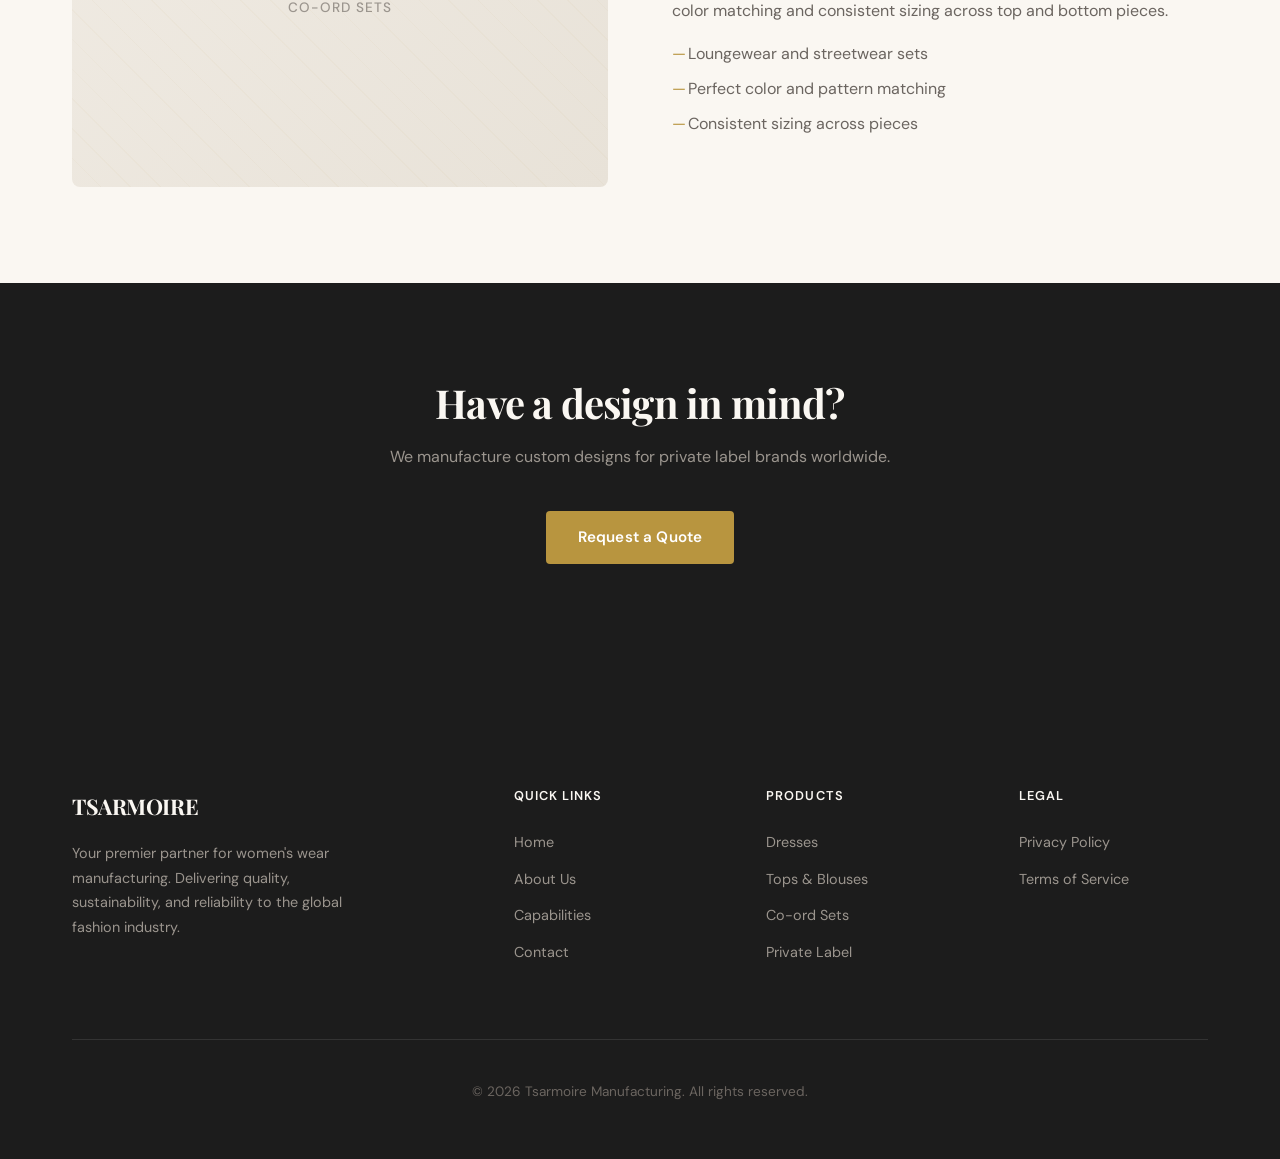
<file: products.html>
<!DOCTYPE html>
<html lang="en">

<head>
    <meta charset="UTF-8">
    <meta name="viewport" content="width=device-width, initial-scale=1.0">
    <meta name="description" content="Explore Tsarmoire Manufacturing's product portfolio - dresses, tops & blouses, co-ord sets, ethnic wear, and custom designs. Premium women's wear manufacturing.">
    <meta property="og:title" content="Products | Tsarmoire Manufacturing">
    <meta property="og:description" content="Showcasing our expertise across various women's wear categories. Dresses, tops, co-ord sets, and custom designs.">
    <meta property="og:type" content="website">
    <link rel="canonical" href="https://tsarmoiremanufacturing.com.np/products.html">
    <title>Products | Tsarmoire Manufacturing</title>
    <link rel="preconnect" href="https://fonts.googleapis.com">
    <link rel="preconnect" href="https://fonts.gstatic.com" crossorigin>
    <link href="https://fonts.googleapis.com/css2?family=DM+Sans:wght@400;500;600;700&family=Playfair+Display:wght@400;600;700&display=swap" rel="stylesheet">
    <link rel="stylesheet" href="assets/css/styles.css">
</head>

<body>

    <a href="#main" class="skip-link">Skip to main content</a>

    <!-- Header -->
    <header role="banner">
        <div class="container nav-container">
            <a href="index.html" class="logo">Tsarmoire</a>
            <button class="hamburger" aria-label="Toggle navigation menu" aria-expanded="false">
                <span class="bar"></span>
                <span class="bar"></span>
                <span class="bar"></span>
            </button>
            <nav aria-label="Primary navigation">
                <ul class="nav-links">
                    <li><a href="index.html">Home</a></li>
                    <li><a href="about.html">About</a></li>
                    <li><a href="capabilities.html">Capabilities</a></li>
                    <li><a href="products.html" class="active">Products</a></li>
                    <li><a href="sustainability.html">Sustainability</a></li>
                    <li><a href="contact.html">Contact</a></li>
                </ul>
            </nav>
        </div>
    </header>

    <main id="main">

        <!-- Page Header -->
        <section class="page-header">
            <div class="container">
                <span class="label-text">Our Work</span>
                <h1>Product Portfolio</h1>
                <p>Showcasing our expertise across various women's wear categories.</p>
            </div>
        </section>

        <!-- Products -->
        <section>
            <div class="container">

                <!-- Dresses -->
                <div class="grid-2 align-center product-row reveal">
                    <div class="img-placeholder img-placeholder-md" style="border-radius: var(--radius-md);" role="img" aria-label="Collection of women's dresses manufactured by Tsarmoire">
                        Dresses Collection
                    </div>
                    <div>
                        <span class="label-text">Category</span>
                        <h2>Dresses</h2>
                        <p>From breezy summer sundresses to structured evening wear. Our team excels in handling delicate fabrics like chiffon, silk, and georgette as well as structured cottons and linens.</p>
                        <ul class="product-list">
                            <li>Maxi, Midi, Mini styles</li>
                            <li>Wrap dresses, Shift dresses</li>
                            <li>Embroidery and embellishment capabilities</li>
                        </ul>
                    </div>
                </div>

                <!-- Tops -->
                <div class="grid-2 align-center product-row reverse reveal">
                    <div class="img-placeholder img-placeholder-md" style="border-radius: var(--radius-md);" role="img" aria-label="Collection of women's tops and blouses">
                        Tops &amp; Blouses
                    </div>
                    <div>
                        <span class="label-text">Category</span>
                        <h2>Tops &amp; Blouses</h2>
                        <p>Precise stitching for collars, cuffs, and plackets. We produce high-quality shirts and blouses suitable for both casual and formal office wear.</p>
                        <ul class="product-list">
                            <li>Casual and formal styles</li>
                            <li>Premium fabric options</li>
                            <li>Custom collar and cuff designs</li>
                        </ul>
                    </div>
                </div>

                <!-- Co-ords -->
                <div class="grid-2 align-center product-row reveal">
                    <div class="img-placeholder img-placeholder-md" style="border-radius: var(--radius-md);" role="img" aria-label="Collection of co-ord sets">
                        Co-ord Sets
                    </div>
                    <div>
                        <span class="label-text">Category</span>
                        <h2>Co-ord Sets</h2>
                        <p>Trendy two-piece sets that are taking over the fashion world. Perfect color matching and consistent sizing across top and bottom pieces.</p>
                        <ul class="product-list">
                            <li>Loungewear and streetwear sets</li>
                            <li>Perfect color and pattern matching</li>
                            <li>Consistent sizing across pieces</li>
                        </ul>
                    </div>
                </div>

            </div>
        </section>

        <!-- CTA -->
        <section class="section-dark">
            <div class="container text-center reveal">
                <h2>Have a design in mind?</h2>
                <p>We manufacture custom designs for private label brands worldwide.</p>
                <a href="contact.html" class="btn btn-primary" style="margin-top: var(--space-md);">Request a Quote</a>
            </div>
        </section>

    </main>

    <!-- Footer -->
    <footer role="contentinfo">
        <div class="container">
            <div class="footer-grid">
                <div class="footer-info">
                    <a href="index.html" class="logo">Tsarmoire</a>
                    <p>Your premier partner for women's wear manufacturing. Delivering quality, sustainability, and reliability to the global fashion industry.</p>
                </div>
                <div class="footer-col">
                    <h4>Quick Links</h4>
                    <ul class="footer-links">
                        <li><a href="index.html">Home</a></li>
                        <li><a href="about.html">About Us</a></li>
                        <li><a href="capabilities.html">Capabilities</a></li>
                        <li><a href="contact.html">Contact</a></li>
                    </ul>
                </div>
                <div class="footer-col">
                    <h4>Products</h4>
                    <ul class="footer-links">
                        <li><a href="products.html">Dresses</a></li>
                        <li><a href="products.html">Tops &amp; Blouses</a></li>
                        <li><a href="products.html">Co-ord Sets</a></li>
                        <li><a href="products.html">Private Label</a></li>
                    </ul>
                </div>
                <div class="footer-col">
                    <h4>Legal</h4>
                    <ul class="footer-links">
                        <li><a href="#">Privacy Policy</a></li>
                        <li><a href="#">Terms of Service</a></li>
                    </ul>
                </div>
            </div>
            <div class="copyright">
                <p>&copy; 2026 Tsarmoire Manufacturing. All rights reserved.</p>
            </div>
        </div>
    </footer>

    <script src="assets/js/main.js"></script>
</body>

</html>
</file>
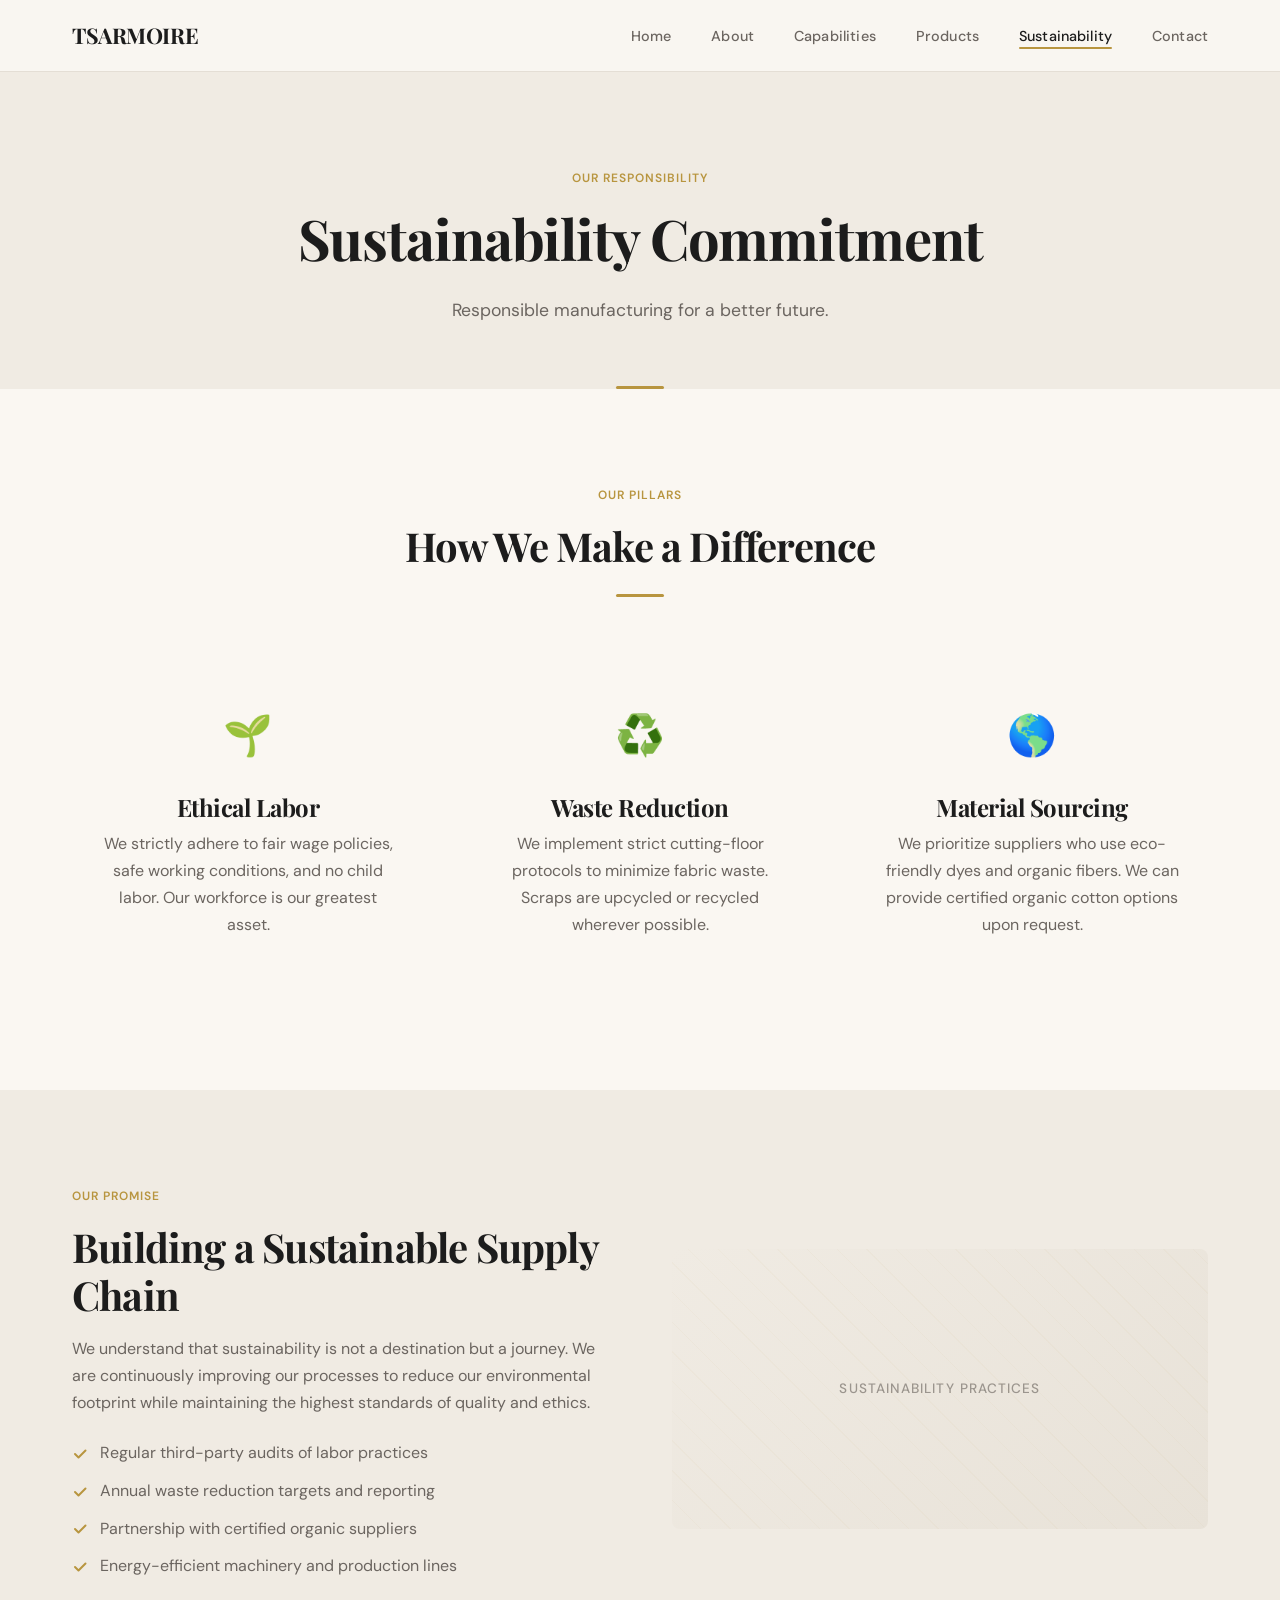
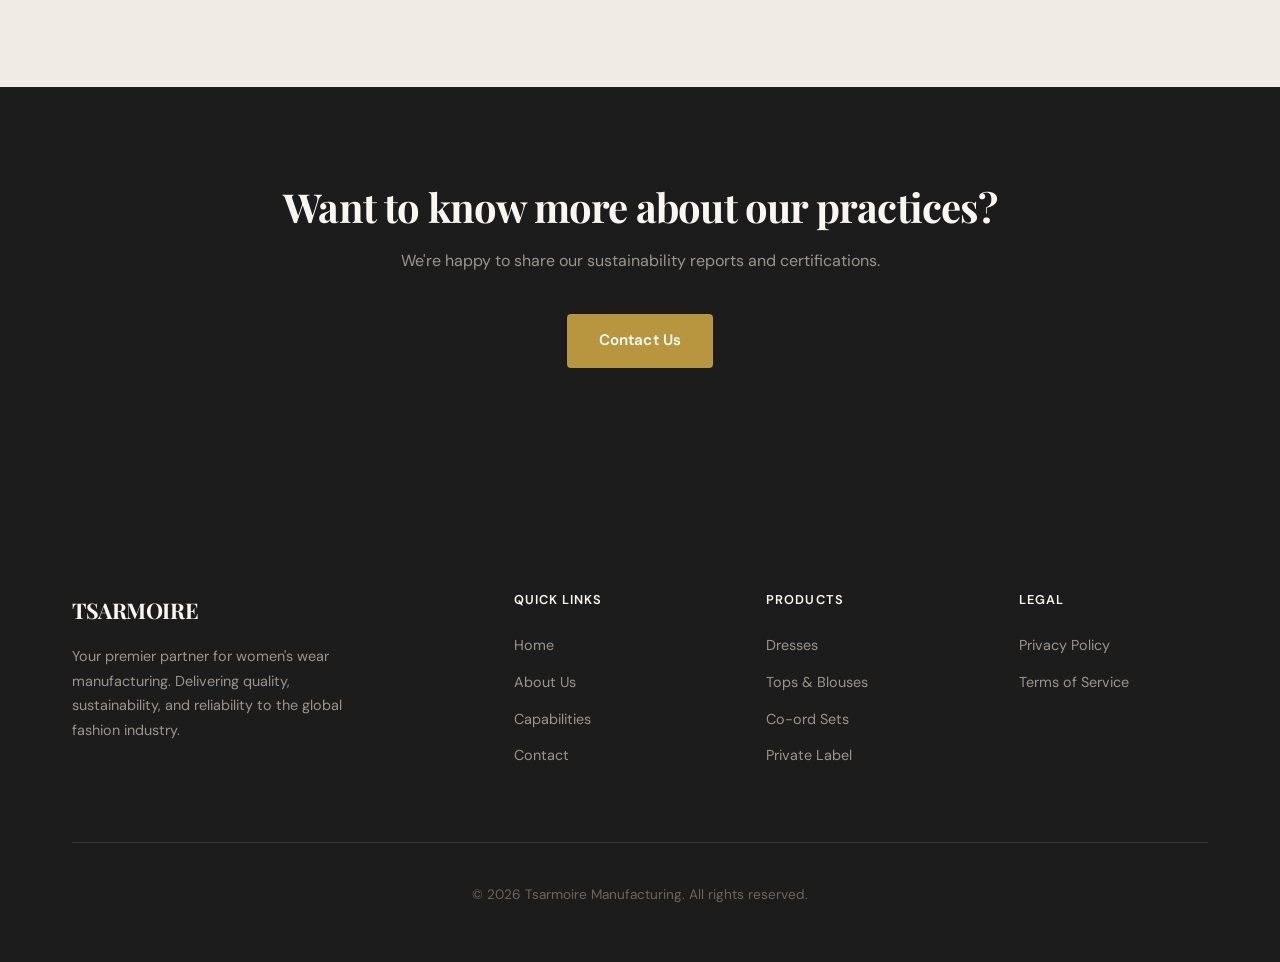
<file: sustainability.html>
<!DOCTYPE html>
<html lang="en">

<head>
    <meta charset="UTF-8">
    <meta name="viewport" content="width=device-width, initial-scale=1.0">
    <meta name="description" content="Tsarmoire Manufacturing's sustainability commitment - ethical labor practices, waste reduction, and eco-friendly material sourcing for responsible garment production.">
    <meta property="og:title" content="Sustainability | Tsarmoire Manufacturing">
    <meta property="og:description" content="Responsible manufacturing for a better future. Ethical labor, waste reduction, and sustainable material sourcing.">
    <meta property="og:type" content="website">
    <link rel="canonical" href="https://tsarmoiremanufacturing.com.np/sustainability.html">
    <title>Sustainability | Tsarmoire Manufacturing</title>
    <link rel="preconnect" href="https://fonts.googleapis.com">
    <link rel="preconnect" href="https://fonts.gstatic.com" crossorigin>
    <link href="https://fonts.googleapis.com/css2?family=DM+Sans:wght@400;500;600;700&family=Playfair+Display:wght@400;600;700&display=swap" rel="stylesheet">
    <link rel="stylesheet" href="assets/css/styles.css">
</head>

<body>

    <a href="#main" class="skip-link">Skip to main content</a>

    <!-- Header -->
    <header role="banner">
        <div class="container nav-container">
            <a href="index.html" class="logo">Tsarmoire</a>
            <button class="hamburger" aria-label="Toggle navigation menu" aria-expanded="false">
                <span class="bar"></span>
                <span class="bar"></span>
                <span class="bar"></span>
            </button>
            <nav aria-label="Primary navigation">
                <ul class="nav-links">
                    <li><a href="index.html">Home</a></li>
                    <li><a href="about.html">About</a></li>
                    <li><a href="capabilities.html">Capabilities</a></li>
                    <li><a href="products.html">Products</a></li>
                    <li><a href="sustainability.html" class="active">Sustainability</a></li>
                    <li><a href="contact.html">Contact</a></li>
                </ul>
            </nav>
        </div>
    </header>

    <main id="main">

        <!-- Page Header -->
        <section class="page-header">
            <div class="container">
                <span class="label-text">Our Responsibility</span>
                <h1>Sustainability Commitment</h1>
                <p>Responsible manufacturing for a better future.</p>
            </div>
        </section>

        <!-- Pillars -->
        <section aria-labelledby="pillars-heading">
            <div class="container">
                <div class="text-center reveal">
                    <span class="label-text">Our Pillars</span>
                    <h2 id="pillars-heading">How We Make a Difference</h2>
                    <div class="divider divider-center"></div>
                </div>
                <div class="grid-3 reveal reveal-stagger" style="margin-top: var(--space-xl);">
                    <div class="pillar">
                        <span class="pillar-icon" aria-hidden="true">&#127793;</span>
                        <h3>Ethical Labor</h3>
                        <p>We strictly adhere to fair wage policies, safe working conditions, and no child labor. Our workforce is our greatest asset.</p>
                    </div>
                    <div class="pillar">
                        <span class="pillar-icon" aria-hidden="true">&#9851;&#65039;</span>
                        <h3>Waste Reduction</h3>
                        <p>We implement strict cutting-floor protocols to minimize fabric waste. Scraps are upcycled or recycled wherever possible.</p>
                    </div>
                    <div class="pillar">
                        <span class="pillar-icon" aria-hidden="true">&#127758;</span>
                        <h3>Material Sourcing</h3>
                        <p>We prioritize suppliers who use eco-friendly dyes and organic fibers. We can provide certified organic cotton options upon request.</p>
                    </div>
                </div>
            </div>
        </section>

        <!-- Commitment Details -->
        <section class="section-cream">
            <div class="container">
                <div class="grid-2 align-center reveal">
                    <div>
                        <span class="label-text">Our Promise</span>
                        <h2>Building a Sustainable Supply Chain</h2>
                        <p>We understand that sustainability is not a destination but a journey. We are continuously improving our processes to reduce our environmental footprint while maintaining the highest standards of quality and ethics.</p>
                        <ul class="check-list">
                            <li>Regular third-party audits of labor practices</li>
                            <li>Annual waste reduction targets and reporting</li>
                            <li>Partnership with certified organic suppliers</li>
                            <li>Energy-efficient machinery and production lines</li>
                        </ul>
                    </div>
                    <div class="img-placeholder img-placeholder-sm" style="border-radius: var(--radius-md);" role="img" aria-label="Sustainable practices in our manufacturing facility">
                        Sustainability Practices
                    </div>
                </div>
            </div>
        </section>

        <!-- CTA -->
        <section class="section-dark">
            <div class="container text-center reveal">
                <h2>Want to know more about our practices?</h2>
                <p>We're happy to share our sustainability reports and certifications.</p>
                <a href="contact.html" class="btn btn-primary" style="margin-top: var(--space-md);">Contact Us</a>
            </div>
        </section>

    </main>

    <!-- Footer -->
    <footer role="contentinfo">
        <div class="container">
            <div class="footer-grid">
                <div class="footer-info">
                    <a href="index.html" class="logo">Tsarmoire</a>
                    <p>Your premier partner for women's wear manufacturing. Delivering quality, sustainability, and reliability to the global fashion industry.</p>
                </div>
                <div class="footer-col">
                    <h4>Quick Links</h4>
                    <ul class="footer-links">
                        <li><a href="index.html">Home</a></li>
                        <li><a href="about.html">About Us</a></li>
                        <li><a href="capabilities.html">Capabilities</a></li>
                        <li><a href="contact.html">Contact</a></li>
                    </ul>
                </div>
                <div class="footer-col">
                    <h4>Products</h4>
                    <ul class="footer-links">
                        <li><a href="products.html">Dresses</a></li>
                        <li><a href="products.html">Tops &amp; Blouses</a></li>
                        <li><a href="products.html">Co-ord Sets</a></li>
                        <li><a href="products.html">Private Label</a></li>
                    </ul>
                </div>
                <div class="footer-col">
                    <h4>Legal</h4>
                    <ul class="footer-links">
                        <li><a href="#">Privacy Policy</a></li>
                        <li><a href="#">Terms of Service</a></li>
                    </ul>
                </div>
            </div>
            <div class="copyright">
                <p>&copy; 2026 Tsarmoire Manufacturing. All rights reserved.</p>
            </div>
        </div>
    </footer>

    <script src="assets/js/main.js"></script>
</body>

</html>
</file>
<file: assets/css/styles.css>
/* ============================================
   TSARMOIRE MANUFACTURING — PRODUCTION CSS
   Aesthetic: Refined Luxury-Editorial
   ============================================ */

:root {
  /* Color System */
  --color-cream: #FAF7F2;
  --color-cream-dark: #F0EBE3;
  --color-charcoal: #1C1C1C;
  --color-charcoal-light: #2A2A2A;
  --color-warm-gray: #6B6560;
  --color-warm-gray-light: #9B958E;
  --color-gold: #B8953F;
  --color-gold-hover: #A07E2E;
  --color-gold-light: rgba(184, 149, 63, 0.12);
  --color-border: #E4DED5;
  --color-white: #FFFFFF;
  --color-black: #111111;

  /* Typography */
  --font-display: 'Playfair Display', 'Georgia', serif;
  --font-body: 'DM Sans', 'Helvetica Neue', sans-serif;
  --font-size-base: 16px;
  --line-height-base: 1.7;
  --letter-spacing-tight: -0.02em;
  --letter-spacing-wide: 0.08em;

  /* Spacing Scale */
  --space-2xs: 0.25rem;
  --space-xs: 0.5rem;
  --space-sm: 1rem;
  --space-md: 1.5rem;
  --space-lg: 2.5rem;
  --space-xl: 4rem;
  --space-2xl: 6rem;
  --space-3xl: 8rem;

  /* Layout */
  --container-max: 1200px;
  --container-narrow: 800px;
  --container-pad: 2rem;
  --header-height: 72px;

  /* Effects */
  --radius-sm: 4px;
  --radius-md: 8px;
  --radius-lg: 16px;
  --shadow-sm: 0 1px 3px rgba(28, 28, 28, 0.06);
  --shadow-md: 0 4px 20px rgba(28, 28, 28, 0.08);
  --shadow-lg: 0 12px 40px rgba(28, 28, 28, 0.12);
  --shadow-gold: 0 4px 20px rgba(184, 149, 63, 0.15);
  --transition-base: 0.3s cubic-bezier(0.4, 0, 0.2, 1);
  --transition-slow: 0.6s cubic-bezier(0.4, 0, 0.2, 1);
}

/* ---- RESET ---- */
*,
*::before,
*::after {
  box-sizing: border-box;
  margin: 0;
  padding: 0;
}

html {
  scroll-behavior: smooth;
  -webkit-text-size-adjust: 100%;
}

body {
  font-family: var(--font-body);
  font-size: var(--font-size-base);
  line-height: var(--line-height-base);
  color: var(--color-charcoal);
  background-color: var(--color-cream);
  -webkit-font-smoothing: antialiased;
  -moz-osx-font-smoothing: grayscale;
  overflow-x: hidden;
}

a {
  text-decoration: none;
  color: inherit;
  transition: color var(--transition-base);
}

img {
  max-width: 100%;
  height: auto;
  display: block;
}

ul {
  list-style: none;
}

/* Skip to content — accessibility */
.skip-link {
  position: absolute;
  top: -100%;
  left: 1rem;
  padding: 0.75rem 1.5rem;
  background: var(--color-gold);
  color: var(--color-white);
  font-weight: 600;
  z-index: 9999;
  border-radius: var(--radius-sm);
  transition: top 0.2s;
}

.skip-link:focus {
  top: 1rem;
}

/* ---- TYPOGRAPHY ---- */
h1, h2, h3, h4, h5, h6 {
  font-family: var(--font-display);
  font-weight: 700;
  line-height: 1.2;
  letter-spacing: var(--letter-spacing-tight);
  color: var(--color-charcoal);
}

h1 {
  font-size: clamp(2.2rem, 5vw, 3.5rem);
  margin-bottom: var(--space-md);
}

h2 {
  font-size: clamp(1.75rem, 3.5vw, 2.5rem);
  margin-bottom: var(--space-sm);
}

h3 {
  font-size: clamp(1.2rem, 2vw, 1.5rem);
  margin-bottom: var(--space-xs);
}

h4 {
  font-size: 1.1rem;
  font-family: var(--font-body);
  font-weight: 600;
  letter-spacing: 0;
}

p {
  margin-bottom: var(--space-sm);
  color: var(--color-warm-gray);
}

.label-text {
  font-family: var(--font-body);
  font-size: 0.75rem;
  font-weight: 600;
  letter-spacing: var(--letter-spacing-wide);
  text-transform: uppercase;
  color: var(--color-gold);
  margin-bottom: var(--space-sm);
  display: block;
}

.text-center { text-align: center; }
.text-secondary { color: var(--color-warm-gray); }

/* ---- LAYOUT ---- */
.container {
  max-width: var(--container-max);
  margin: 0 auto;
  padding: 0 var(--container-pad);
}

.container-narrow {
  max-width: var(--container-narrow);
  margin: 0 auto;
  padding: 0 var(--container-pad);
}

section {
  padding: var(--space-2xl) 0;
}

.section-dark {
  background-color: var(--color-charcoal);
  color: var(--color-cream);
}

.section-dark h1,
.section-dark h2,
.section-dark h3,
.section-dark h4 {
  color: var(--color-cream);
}

.section-dark p {
  color: var(--color-warm-gray-light);
}

.section-cream {
  background-color: var(--color-cream-dark);
}

/* ---- HEADER ---- */
header {
  position: fixed;
  top: 0;
  left: 0;
  width: 100%;
  height: var(--header-height);
  background: rgba(250, 247, 242, 0.92);
  backdrop-filter: blur(12px);
  -webkit-backdrop-filter: blur(12px);
  border-bottom: 1px solid var(--color-border);
  z-index: 1000;
  display: flex;
  align-items: center;
}

.nav-container {
  display: flex;
  justify-content: space-between;
  align-items: center;
  width: 100%;
}

.logo {
  font-family: var(--font-display);
  font-size: 1.35rem;
  font-weight: 700;
  letter-spacing: var(--letter-spacing-tight);
  color: var(--color-charcoal);
  text-transform: uppercase;
  white-space: nowrap;
}

.nav-links {
  display: flex;
  align-items: center;
  gap: var(--space-lg);
}

.nav-links a {
  font-family: var(--font-body);
  font-weight: 500;
  font-size: 0.9rem;
  color: var(--color-warm-gray);
  position: relative;
  padding-bottom: 4px;
  letter-spacing: 0.01em;
  transition: color var(--transition-base);
}

.nav-links a:hover {
  color: var(--color-charcoal);
}

.nav-links a.active {
  color: var(--color-charcoal);
}

.nav-links a.active::after {
  content: '';
  position: absolute;
  bottom: 0;
  left: 0;
  width: 100%;
  height: 2px;
  background-color: var(--color-gold);
  border-radius: 2px;
}

/* Hamburger */
.hamburger {
  display: none;
  cursor: pointer;
  background: none;
  border: none;
  padding: 4px;
  z-index: 1100;
}

.hamburger:focus-visible {
  outline: 2px solid var(--color-gold);
  outline-offset: 4px;
  border-radius: 2px;
}

.bar {
  display: block;
  width: 24px;
  height: 2px;
  margin: 5px 0;
  background-color: var(--color-charcoal);
  border-radius: 2px;
  transition: all 0.3s ease-in-out;
  transform-origin: center;
}

/* ---- HERO ---- */
.hero {
  padding-top: calc(var(--header-height) + var(--space-3xl));
  padding-bottom: var(--space-3xl);
  background-color: var(--color-cream);
  position: relative;
  overflow: hidden;
}

.hero::before {
  content: '';
  position: absolute;
  top: 0;
  right: -10%;
  width: 50%;
  height: 100%;
  background: radial-gradient(ellipse at center, var(--color-gold-light) 0%, transparent 70%);
  pointer-events: none;
}

.hero .container {
  position: relative;
  z-index: 2;
}

.hero-content {
  max-width: 680px;
}

.hero h1 {
  font-size: clamp(2.5rem, 6vw, 4rem);
  line-height: 1.1;
  margin-bottom: var(--space-md);
  letter-spacing: -0.03em;
}

.hero p {
  font-size: 1.15rem;
  color: var(--color-warm-gray);
  margin-bottom: var(--space-lg);
  max-width: 540px;
  line-height: 1.8;
}

.hero-image {
  margin-top: var(--space-xl);
  border-radius: var(--radius-lg);
  overflow: hidden;
  box-shadow: var(--shadow-lg);
}

/* Image Placeholder System */
.img-placeholder {
  display: flex;
  align-items: center;
  justify-content: center;
  background: linear-gradient(135deg, var(--color-cream-dark) 0%, #E8E2D8 100%);
  color: var(--color-warm-gray-light);
  font-size: 0.85rem;
  font-weight: 500;
  letter-spacing: var(--letter-spacing-wide);
  text-transform: uppercase;
  position: relative;
  overflow: hidden;
}

.img-placeholder::before {
  content: '';
  position: absolute;
  inset: 0;
  background:
    repeating-linear-gradient(
      45deg,
      transparent,
      transparent 20px,
      rgba(184, 149, 63, 0.04) 20px,
      rgba(184, 149, 63, 0.04) 21px
    );
  pointer-events: none;
}

.img-placeholder-tall { height: 500px; }
.img-placeholder-md { height: 360px; }
.img-placeholder-sm { height: 280px; }

/* ---- BUTTONS ---- */
.cta-group {
  display: flex;
  flex-wrap: wrap;
  gap: var(--space-sm);
  align-items: center;
}

.btn {
  display: inline-flex;
  align-items: center;
  justify-content: center;
  padding: 14px 32px;
  border-radius: var(--radius-sm);
  font-family: var(--font-body);
  font-weight: 600;
  font-size: 0.95rem;
  cursor: pointer;
  transition: all var(--transition-base);
  border: none;
  letter-spacing: 0.01em;
  min-height: 48px;
  white-space: nowrap;
}

.btn-primary {
  background-color: var(--color-gold);
  color: var(--color-white);
}

.btn-primary:hover {
  background-color: var(--color-gold-hover);
  box-shadow: var(--shadow-gold);
  transform: translateY(-1px);
}

.btn-primary:active {
  transform: translateY(0);
}

.btn-outline {
  background-color: transparent;
  border: 1.5px solid var(--color-gold);
  color: var(--color-gold);
}

.btn-outline:hover {
  background-color: var(--color-gold);
  color: var(--color-white);
}

.btn-dark {
  background-color: var(--color-charcoal);
  color: var(--color-cream);
}

.btn-dark:hover {
  background-color: var(--color-charcoal-light);
}

/* ---- GRID SYSTEM ---- */
.grid-2 {
  display: grid;
  grid-template-columns: repeat(2, 1fr);
  gap: var(--space-xl);
  align-items: start;
}

.grid-2.align-center {
  align-items: center;
}

.grid-3 {
  display: grid;
  grid-template-columns: repeat(3, 1fr);
  gap: var(--space-lg);
}

.grid-4 {
  display: grid;
  grid-template-columns: repeat(4, 1fr);
  gap: var(--space-lg);
}

/* ---- CARDS ---- */
.card {
  padding: var(--space-lg);
  background: var(--color-white);
  border: 1px solid var(--color-border);
  border-radius: var(--radius-md);
  transition: transform var(--transition-base), box-shadow var(--transition-base);
}

.card:hover {
  transform: translateY(-4px);
  box-shadow: var(--shadow-md);
}

.card h3 {
  font-size: 1.25rem;
  margin-bottom: var(--space-xs);
}

.card p {
  font-size: 0.95rem;
  color: var(--color-warm-gray);
  margin-bottom: 0;
  line-height: 1.7;
}

.card-accent {
  border-top: 3px solid var(--color-gold);
}

.card-transparent {
  background: transparent;
  border: none;
  box-shadow: none;
  padding: var(--space-md);
}

.card-transparent:hover {
  transform: none;
  box-shadow: none;
}

/* ---- STATS ---- */
.stat-item {
  text-align: center;
  padding: var(--space-lg);
  background: var(--color-cream-dark);
  border-radius: var(--radius-md);
}

.stat-number {
  display: block;
  font-family: var(--font-display);
  font-size: 2.75rem;
  font-weight: 700;
  color: var(--color-gold);
  margin-bottom: var(--space-2xs);
  line-height: 1.1;
}

.stat-item p {
  font-size: 0.9rem;
  color: var(--color-warm-gray);
  margin-bottom: 0;
}

/* ---- PROCESS / ICON BLOCKS ---- */
.process-step {
  text-align: center;
  padding: var(--space-md);
}

.process-icon {
  width: 56px;
  height: 56px;
  margin: 0 auto var(--space-md);
  display: flex;
  align-items: center;
  justify-content: center;
  background: var(--color-gold-light);
  border-radius: 50%;
  font-size: 1.5rem;
}

.process-step h4 {
  margin-bottom: var(--space-xs);
}

.process-step p {
  font-size: 0.9rem;
  line-height: 1.7;
}

/* Step number badge */
.step-number {
  display: inline-flex;
  align-items: center;
  justify-content: center;
  width: 28px;
  height: 28px;
  background: var(--color-gold);
  color: var(--color-white);
  font-family: var(--font-display);
  font-size: 0.85rem;
  font-weight: 700;
  border-radius: 50%;
  margin-bottom: var(--space-sm);
}

/* ---- SUSTAINABILITY PILLARS ---- */
.pillar {
  text-align: center;
  padding: var(--space-lg) var(--space-md);
}

.pillar-icon {
  font-size: 2.5rem;
  margin-bottom: var(--space-md);
  display: block;
}

/* ---- FORMS ---- */
.form-group {
  margin-bottom: var(--space-md);
}

label {
  display: block;
  margin-bottom: 0.4rem;
  font-weight: 500;
  font-size: 0.9rem;
  color: var(--color-charcoal);
}

input,
select,
textarea {
  width: 100%;
  padding: 12px 16px;
  border: 1px solid var(--color-border);
  border-radius: var(--radius-sm);
  font-family: var(--font-body);
  font-size: 0.95rem;
  color: var(--color-charcoal);
  background: var(--color-white);
  transition: border-color var(--transition-base), box-shadow var(--transition-base);
}

input::placeholder,
textarea::placeholder {
  color: var(--color-warm-gray-light);
}

input:focus,
select:focus,
textarea:focus {
  outline: none;
  border-color: var(--color-gold);
  box-shadow: 0 0 0 3px var(--color-gold-light);
}

input:invalid:not(:placeholder-shown),
textarea:invalid:not(:placeholder-shown) {
  border-color: #C0392B;
}

select {
  appearance: none;
  background-image: url("data:image/svg+xml,%3Csvg xmlns='http://www.w3.org/2000/svg' width='12' height='8'%3E%3Cpath d='M1 1l5 5 5-5' stroke='%236B6560' stroke-width='1.5' fill='none'/%3E%3C/svg%3E");
  background-repeat: no-repeat;
  background-position: right 16px center;
  padding-right: 40px;
  cursor: pointer;
}

.form-error {
  display: none;
  font-size: 0.8rem;
  color: #C0392B;
  margin-top: 0.3rem;
}

.form-success {
  display: none;
  padding: var(--space-md);
  background: #EBF5EB;
  border: 1px solid #A8D5A2;
  border-radius: var(--radius-md);
  color: #2D6A2E;
  text-align: center;
  font-weight: 500;
}

.form-success.visible {
  display: block;
}

/* ---- CHECK LIST ---- */
.check-list {
  margin-top: var(--space-md);
}

.check-list li {
  position: relative;
  padding-left: 1.75rem;
  margin-bottom: 0.75rem;
  color: var(--color-warm-gray);
  line-height: 1.6;
}

.check-list li::before {
  content: '';
  position: absolute;
  left: 0;
  top: 0.35em;
  width: 16px;
  height: 16px;
  background: var(--color-gold);
  mask: url("data:image/svg+xml,%3Csvg xmlns='http://www.w3.org/2000/svg' viewBox='0 0 16 16'%3E%3Cpath d='M13.5 4.5l-7 7L3 8' stroke='white' stroke-width='2' fill='none' stroke-linecap='round' stroke-linejoin='round'/%3E%3C/svg%3E") no-repeat center;
  -webkit-mask: url("data:image/svg+xml,%3Csvg xmlns='http://www.w3.org/2000/svg' viewBox='0 0 16 16'%3E%3Cpath d='M13.5 4.5l-7 7L3 8' stroke='white' stroke-width='2' fill='none' stroke-linecap='round' stroke-linejoin='round'/%3E%3C/svg%3E") no-repeat center;
}

/* ---- INLINE LINK ---- */
.link-arrow {
  display: inline-flex;
  align-items: center;
  gap: 0.4em;
  font-weight: 600;
  color: var(--color-gold);
  transition: gap var(--transition-base), color var(--transition-base);
}

.link-arrow:hover {
  color: var(--color-gold-hover);
  gap: 0.7em;
}

.link-arrow::after {
  content: '\2192';
}

/* ---- PAGE HEADER (Sub-pages) ---- */
.page-header {
  padding-top: calc(var(--header-height) + var(--space-2xl));
  padding-bottom: var(--space-xl);
  background: var(--color-cream-dark);
  text-align: center;
  position: relative;
}

.page-header::after {
  content: '';
  position: absolute;
  bottom: 0;
  left: 50%;
  transform: translateX(-50%);
  width: 48px;
  height: 3px;
  background: var(--color-gold);
  border-radius: 2px;
}

.page-header p {
  max-width: 500px;
  margin: 0 auto;
  font-size: 1.1rem;
}

/* ---- FOOTER ---- */
footer {
  background-color: var(--color-charcoal);
  color: var(--color-cream);
  padding: var(--space-3xl) 0 var(--space-lg);
}

.footer-grid {
  display: grid;
  grid-template-columns: 2fr 1fr 1fr 1fr;
  gap: var(--space-xl);
  margin-bottom: var(--space-xl);
}

.footer-info .logo {
  color: var(--color-cream);
  display: block;
  margin-bottom: var(--space-sm);
}

.footer-info p {
  color: var(--color-warm-gray-light);
  max-width: 280px;
  font-size: 0.9rem;
  line-height: 1.7;
}

.footer-col h4 {
  font-family: var(--font-body);
  font-size: 0.8rem;
  font-weight: 600;
  letter-spacing: var(--letter-spacing-wide);
  text-transform: uppercase;
  color: var(--color-cream);
  margin-bottom: var(--space-md);
}

.footer-links li {
  margin-bottom: 0.6rem;
}

.footer-links a {
  color: var(--color-warm-gray-light);
  font-size: 0.9rem;
  transition: color var(--transition-base);
}

.footer-links a:hover {
  color: var(--color-cream);
}

.copyright {
  border-top: 1px solid rgba(255, 255, 255, 0.1);
  padding-top: var(--space-lg);
  text-align: center;
  font-size: 0.85rem;
  color: var(--color-warm-gray);
}

/* ---- SCROLL REVEAL ANIMATION ---- */
.reveal {
  opacity: 0;
  transform: translateY(24px);
  transition: opacity var(--transition-slow), transform var(--transition-slow);
}

.reveal.visible {
  opacity: 1;
  transform: translateY(0);
}

/* Staggered delays for grid children */
.reveal-stagger > *:nth-child(1) { transition-delay: 0s; }
.reveal-stagger > *:nth-child(2) { transition-delay: 0.1s; }
.reveal-stagger > *:nth-child(3) { transition-delay: 0.2s; }
.reveal-stagger > *:nth-child(4) { transition-delay: 0.3s; }
.reveal-stagger > *:nth-child(5) { transition-delay: 0.4s; }

/* ---- DIVIDER ---- */
.divider {
  width: 48px;
  height: 3px;
  background: var(--color-gold);
  border-radius: 2px;
  margin: var(--space-md) 0;
}

.divider-center {
  margin-left: auto;
  margin-right: auto;
}

/* ---- PRODUCT ALTERNATING LAYOUT ---- */
.product-row {
  margin-bottom: var(--space-2xl);
}

.product-row:last-child {
  margin-bottom: 0;
}

.product-row.reverse {
  direction: rtl;
}

.product-row.reverse > * {
  direction: ltr;
}

.product-list li {
  position: relative;
  padding-left: 1rem;
  margin-bottom: 0.5rem;
  color: var(--color-warm-gray);
}

.product-list li::before {
  content: '\2014';
  position: absolute;
  left: 0;
  color: var(--color-gold);
}

/* ---- RESPONSIVE: TABLET (max-width: 992px) ---- */
@media (max-width: 992px) {
  :root {
    --space-xl: 3rem;
    --space-2xl: 4.5rem;
    --space-3xl: 5.5rem;
    --container-pad: 1.5rem;
  }

  .grid-4 {
    grid-template-columns: repeat(2, 1fr);
  }

  .grid-3 {
    grid-template-columns: repeat(2, 1fr);
  }

  .footer-grid {
    grid-template-columns: 1fr 1fr;
    gap: var(--space-lg);
  }
}

/* ---- RESPONSIVE: MOBILE (max-width: 768px) ---- */
@media (max-width: 768px) {
  :root {
    --container-pad: 1.25rem;
    --space-xl: 2.5rem;
    --space-2xl: 3.5rem;
    --space-3xl: 4rem;
  }

  section {
    padding: var(--space-xl) 0;
  }

  .grid-2,
  .grid-3,
  .grid-4 {
    grid-template-columns: 1fr;
    gap: var(--space-md);
  }

  /* Mobile Navigation */
  .hamburger {
    display: block;
  }

  .hamburger.toggle .bar:nth-child(1) {
    transform: translateY(7px) rotate(45deg);
  }

  .hamburger.toggle .bar:nth-child(2) {
    opacity: 0;
  }

  .hamburger.toggle .bar:nth-child(3) {
    transform: translateY(-7px) rotate(-45deg);
  }

  .nav-links {
    position: fixed;
    left: 0;
    top: var(--header-height);
    flex-direction: column;
    background-color: var(--color-cream);
    width: 100%;
    gap: 0;
    text-align: center;
    padding: var(--space-md) 0 var(--space-lg);
    box-shadow: var(--shadow-lg);
    border-bottom: 1px solid var(--color-border);
    z-index: 1050;
    transform: translateY(-120%);
    opacity: 0;
    transition: transform 0.35s cubic-bezier(0.4, 0, 0.2, 1),
                opacity 0.35s cubic-bezier(0.4, 0, 0.2, 1);
    pointer-events: none;
  }

  .nav-links.mobile-active {
    transform: translateY(0);
    opacity: 1;
    pointer-events: auto;
  }

  .nav-links li {
    padding: 0;
  }

  .nav-links a {
    display: block;
    padding: 14px var(--container-pad);
    font-size: 1rem;
    color: var(--color-charcoal);
  }

  .nav-links a:hover,
  .nav-links a.active {
    background: var(--color-gold-light);
  }

  .nav-links a.active::after {
    display: none;
  }

  /* Hero mobile */
  .hero {
    padding-top: calc(var(--header-height) + var(--space-xl));
    padding-bottom: var(--space-xl);
    text-align: center;
  }

  .hero-content {
    margin: 0 auto;
  }

  .hero p {
    margin-left: auto;
    margin-right: auto;
  }

  .cta-group {
    justify-content: center;
  }

  .hero-image {
    margin-top: var(--space-lg);
  }

  .img-placeholder-tall {
    height: 280px;
  }

  .img-placeholder-md {
    height: 220px;
  }

  .img-placeholder-sm {
    height: 180px;
  }

  /* Page header mobile */
  .page-header {
    padding-top: calc(var(--header-height) + var(--space-xl));
    padding-bottom: var(--space-lg);
  }

  /* Footer mobile */
  .footer-grid {
    grid-template-columns: 1fr;
    gap: var(--space-lg);
  }

  .footer-info p {
    max-width: 100%;
  }

  /* Product layout */
  .product-row.reverse {
    direction: ltr;
  }

  /* Stat items */
  .stat-item {
    padding: var(--space-md);
  }

  .stat-number {
    font-size: 2.25rem;
  }
}

/* ---- RESPONSIVE: SMALL MOBILE (max-width: 480px) ---- */
@media (max-width: 480px) {
  :root {
    --container-pad: 1rem;
  }

  .btn {
    padding: 12px 24px;
    font-size: 0.9rem;
    width: 100%;
  }

  .cta-group {
    flex-direction: column;
  }

  .cta-group .btn {
    width: 100%;
    text-align: center;
  }

  .card {
    padding: var(--space-md);
  }

  .footer-col {
    padding-bottom: var(--space-sm);
    border-bottom: 1px solid rgba(255, 255, 255, 0.06);
  }

  .footer-col:last-child {
    border-bottom: none;
  }
}

/* ---- FOCUS STYLES (Accessibility) ---- */
a:focus-visible,
button:focus-visible,
input:focus-visible,
select:focus-visible,
textarea:focus-visible {
  outline: 2px solid var(--color-gold);
  outline-offset: 2px;
}

/* ---- REDUCED MOTION ---- */
@media (prefers-reduced-motion: reduce) {
  *,
  *::before,
  *::after {
    animation-duration: 0.01ms !important;
    animation-iteration-count: 1 !important;
    transition-duration: 0.01ms !important;
  }

  html {
    scroll-behavior: auto;
  }

  .reveal {
    opacity: 1;
    transform: none;
  }
}

/* ---- PRINT ---- */
@media print {
  header,
  footer,
  .hamburger,
  .cta-group {
    display: none;
  }

  body {
    color: #000;
    background: #fff;
  }

  section {
    padding: 1rem 0;
  }
}
</file>
